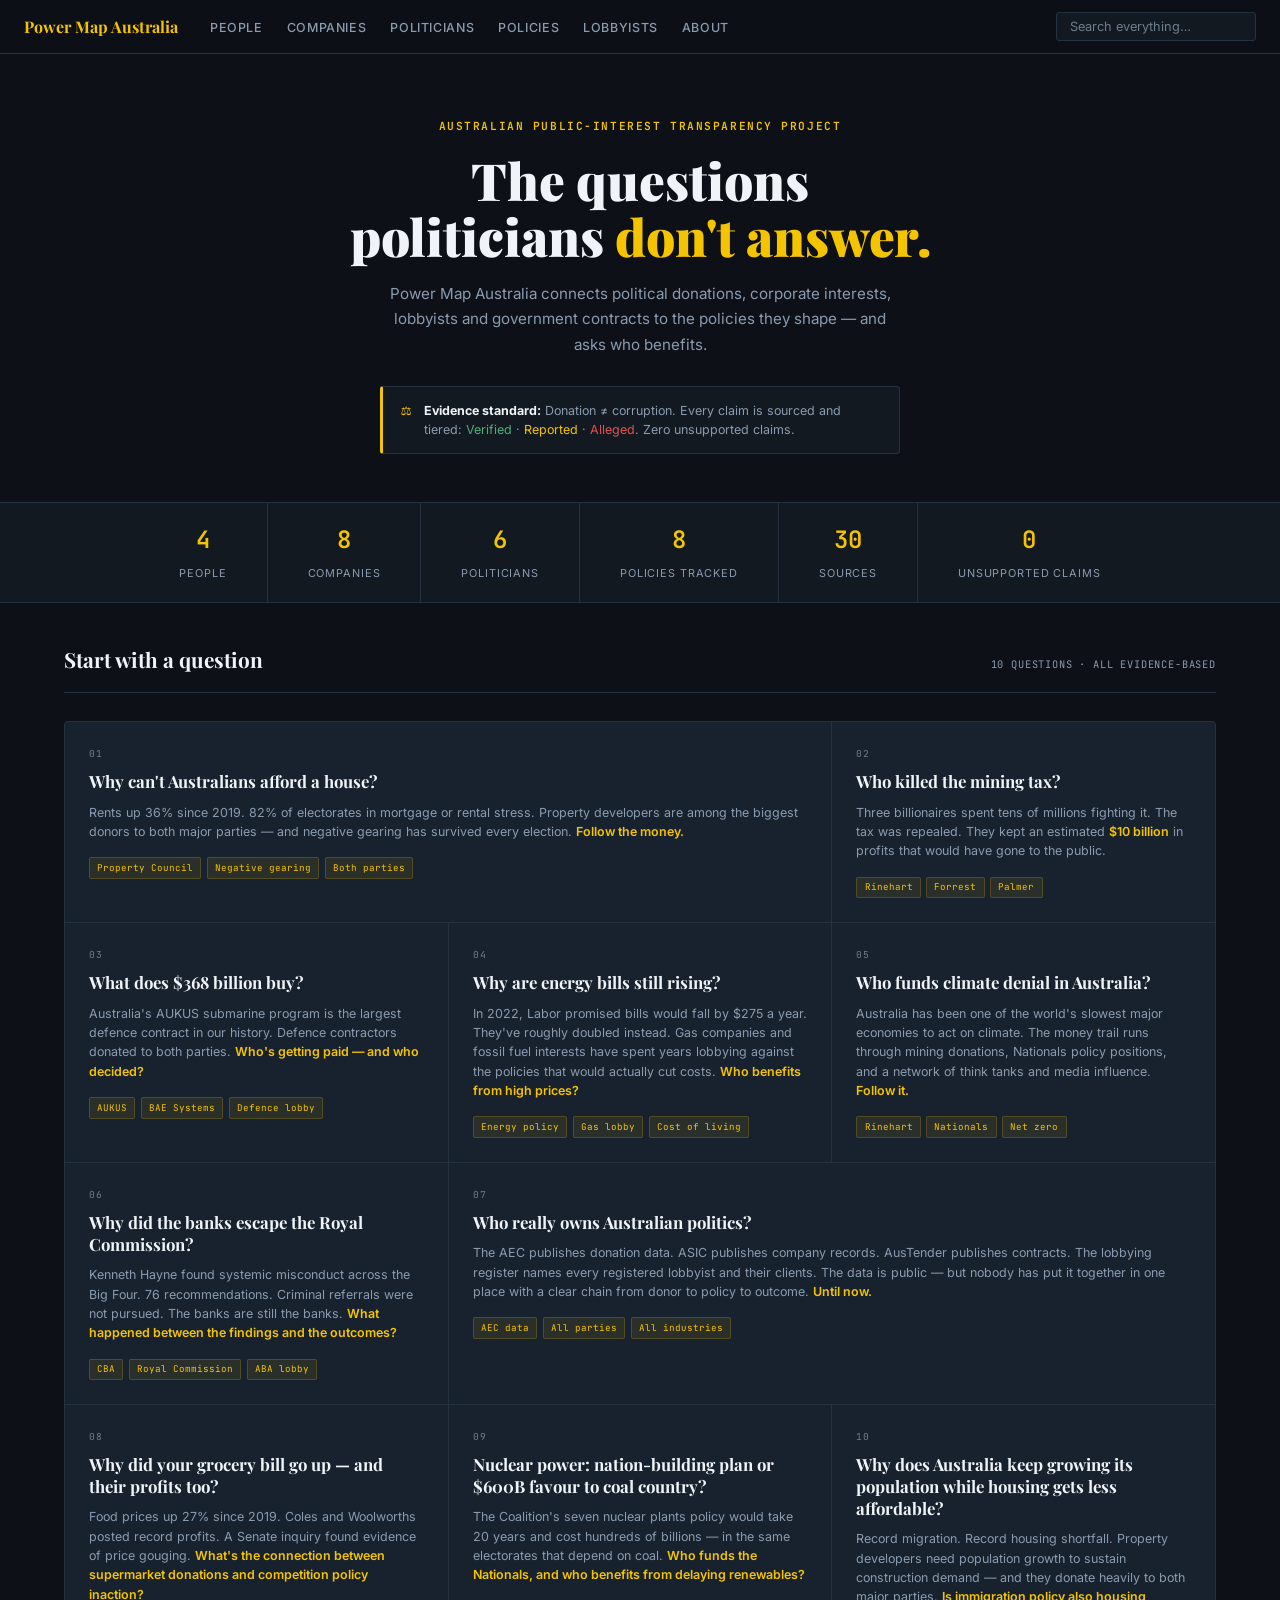
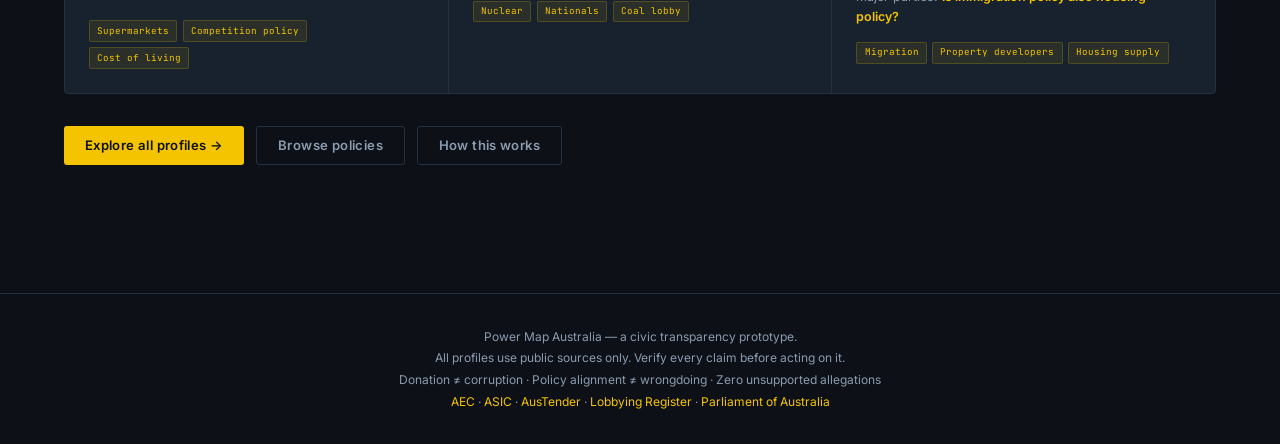
<file: index.html>
<!DOCTYPE html>
<html lang="en">
<head>
<meta charset="UTF-8" />
<meta name="viewport" content="width=device-width, initial-scale=1.0" />
<meta name="description" content="Mapping Australian political donations, corporate interests, policy alignment and public benefit. An honest, evidence-based transparency project." />
<title>Power Map Australia</title>
<link rel="preconnect" href="https://fonts.googleapis.com" />
<link rel="preconnect" href="https://fonts.gstatic.com" crossorigin />
<link href="https://fonts.googleapis.com/css2?family=Playfair+Display:wght@700;900&family=Inter:wght@300;400;500;600&family=JetBrains+Mono:wght@400;600&display=swap" rel="stylesheet" />
<style>
*,*::before,*::after{box-sizing:border-box;margin:0;padding:0}
:root{
  --ink:#0D1117;--surface:#131920;--card:#18222E;--card2:#1C2A38;
  --border:#243141;--border2:#2E3F52;
  --text:#F0F4F8;--muted:#8A9BB0;--muted2:#6B7D90;
  --gold:#F5C400;--gold2:#C49B00;
  --blue:#4A9EE8;--green:#4CAF7D;--red:#E05252;--orange:#E8843A;
  --serif:'Playfair Display',Georgia,serif;
  --sans:'Inter',system-ui,sans-serif;
  --mono:'JetBrains Mono',monospace;
}
html{scroll-behavior:smooth}
body{background:var(--ink);color:var(--text);font-family:var(--sans);font-size:16px;line-height:1.6;-webkit-font-smoothing:antialiased}

/* NAV */
nav{position:sticky;top:0;z-index:100;background:rgba(13,17,23,0.97);backdrop-filter:blur(12px);border-bottom:1px solid var(--border);height:54px;display:flex;align-items:center;padding:0 1.5rem;gap:2rem}
.nav-logo{font-family:var(--serif);font-size:1rem;font-weight:700;color:var(--gold);text-decoration:none;white-space:nowrap}
.nav-links{display:flex;gap:1.5rem;list-style:none;flex:1}
.nav-links a{color:var(--muted);text-decoration:none;font-size:0.78rem;font-weight:500;letter-spacing:0.05em;text-transform:uppercase;transition:color 0.2s}
.nav-links a:hover,.nav-links a.active{color:var(--text)}
.nav-search{background:var(--surface);border:1px solid var(--border);color:var(--text);padding:0.4rem 0.8rem;font-size:0.8rem;font-family:var(--sans);border-radius:3px;width:200px}
.nav-search::placeholder{color:var(--muted2)}
.nav-search:focus{outline:none;border-color:var(--gold)}

/* HERO */
.hero{padding:4rem 1.5rem 3rem;max-width:760px;margin:0 auto;text-align:center}
.eyebrow{font-family:var(--mono);font-size:0.7rem;font-weight:600;letter-spacing:0.14em;text-transform:uppercase;color:var(--gold);margin-bottom:1rem;display:block}
.hero h1{font-family:var(--serif);font-size:clamp(2rem,5vw,3.2rem);font-weight:900;line-height:1.1;margin-bottom:1rem}
.hero h1 em{font-style:normal;color:var(--gold)}
.hero-sub{font-size:0.95rem;color:var(--muted);max-width:520px;margin:0 auto 1.75rem;line-height:1.7}
.btn{display:inline-flex;align-items:center;gap:0.4rem;padding:0.65rem 1.3rem;font-size:0.82rem;font-weight:600;border-radius:3px;text-decoration:none;cursor:pointer;border:none;transition:all 0.2s;font-family:var(--sans);letter-spacing:0.03em}
.btn-primary{background:var(--gold);color:var(--ink)}
.btn-primary:hover{background:#ffd600}
.btn-ghost{background:transparent;color:var(--muted);border:1px solid var(--border)}
.btn-ghost:hover{color:var(--text);border-color:var(--muted)}
.evidence-note{display:inline-flex;align-items:flex-start;gap:0.75rem;background:var(--surface);border:1px solid var(--border);border-left:3px solid var(--gold);padding:0.85rem 1.1rem;border-radius:3px;font-size:0.78rem;color:var(--muted);line-height:1.55;text-align:left;max-width:520px;margin:0 auto}

/* QUESTIONS SECTION */
.questions-wrap{max-width:1200px;margin:0 auto;padding:2.5rem 1.5rem 4rem}
.questions-header{display:flex;align-items:baseline;justify-content:space-between;gap:1rem;margin-bottom:1.75rem;padding-bottom:1rem;border-bottom:1px solid var(--border)}
.questions-title{font-family:var(--serif);font-size:1.3rem;font-weight:700;color:var(--text)}
.questions-meta{font-family:var(--mono);font-size:0.65rem;color:var(--muted);letter-spacing:0.08em;text-transform:uppercase}
.questions-grid{display:grid;grid-template-columns:repeat(auto-fill,minmax(340px,1fr));gap:1px;background:var(--border);border:1px solid var(--border);border-radius:4px;overflow:hidden}
.q-card{background:var(--card);padding:1.5rem;cursor:pointer;transition:background 0.2s;position:relative;display:flex;flex-direction:column;gap:0.6rem}
.q-card:hover{background:var(--card2)}
.q-card:hover .q-arrow{opacity:1;transform:translateX(0)}
.q-num{font-family:var(--mono);font-size:0.6rem;color:var(--muted2);letter-spacing:0.1em}
.q-question{font-family:var(--serif);font-size:1.05rem;font-weight:700;line-height:1.3;color:var(--text)}
.q-teaser{font-size:0.78rem;color:var(--muted);line-height:1.55}
.q-teaser strong{color:var(--gold);font-weight:600}
.q-footer{display:flex;align-items:center;justify-content:space-between;margin-top:0.4rem}
.q-tags{display:flex;gap:0.35rem;flex-wrap:wrap}
.q-tag{font-family:var(--mono);font-size:0.58rem;padding:0.15rem 0.45rem;border-radius:2px;background:rgba(245,196,0,0.08);color:var(--gold);border:1px solid rgba(245,196,0,0.2)}
.q-arrow{font-size:0.8rem;color:var(--gold);opacity:0;transform:translateX(-4px);transition:all 0.2s;flex-shrink:0}
.q-card-featured{grid-column:span 2}
@media(max-width:700px){.q-card-featured{grid-column:span 1}}

/* STATS */
.stats-row{background:var(--surface);border-top:1px solid var(--border);border-bottom:1px solid var(--border);display:flex;justify-content:center;flex-wrap:wrap;gap:0}
.stat{padding:1.1rem 2.5rem;text-align:center;border-right:1px solid var(--border)}
.stat:last-child{border-right:none}
.stat-n{font-family:var(--mono);font-size:1.5rem;font-weight:600;color:var(--gold);display:block}
.stat-l{font-size:0.68rem;color:var(--muted);letter-spacing:0.08em;text-transform:uppercase}

/* TABS */
.tabs-wrap{background:var(--surface);border-bottom:1px solid var(--border);position:sticky;top:54px;z-index:90}
.tabs{display:flex;max-width:1200px;margin:0 auto;padding:0 1.5rem;overflow-x:auto}
.tab{padding:0.85rem 1.25rem;font-size:0.8rem;font-weight:600;letter-spacing:0.04em;color:var(--muted);cursor:pointer;border-bottom:2px solid transparent;white-space:nowrap;transition:all 0.2s;background:none;border-top:none;border-left:none;border-right:none;font-family:var(--sans)}
.tab:hover{color:var(--text)}
.tab.active{color:var(--gold);border-bottom-color:var(--gold)}

/* MAIN CONTENT */
.main{max-width:1200px;margin:0 auto;padding:2rem 1.5rem}

/* PANEL */
.panel{display:none}
.panel.active{display:block}

/* SEARCH + FILTERS */
.filters-row{display:flex;gap:0.6rem;flex-wrap:wrap;margin-bottom:1.5rem;align-items:center}
.f-search{background:var(--card);border:1px solid var(--border);color:var(--text);padding:0.55rem 0.9rem;font-size:0.82rem;font-family:var(--sans);border-radius:3px;min-width:200px;flex:1}
.f-search::placeholder{color:var(--muted2)}
.f-search:focus{outline:none;border-color:var(--gold)}
.f-select{background:var(--card);border:1px solid var(--border);color:var(--text);padding:0.55rem 2rem 0.55rem 0.9rem;font-size:0.82rem;font-family:var(--sans);border-radius:3px;appearance:none;cursor:pointer;background-image:url("data:image/svg+xml,%3Csvg xmlns='http://www.w3.org/2000/svg' width='10' height='7' viewBox='0 0 10 7'%3E%3Cpath d='M1 1l4 4 4-4' stroke='%238A9BB0' stroke-width='1.5' fill='none' stroke-linecap='round'/%3E%3C/svg%3E");background-repeat:no-repeat;background-position:right 0.6rem center}
.f-select:focus{outline:none;border-color:var(--gold)}
.f-reset{background:transparent;border:1px solid var(--border);color:var(--muted);padding:0.55rem 0.9rem;font-size:0.78rem;font-family:var(--sans);border-radius:3px;cursor:pointer}
.f-reset:hover{color:var(--text);border-color:var(--muted)}
.results-count{font-family:var(--mono);font-size:0.7rem;color:var(--muted);margin-left:auto}

/* CARDS GRID */
.cards-grid{display:grid;grid-template-columns:repeat(auto-fill,minmax(320px,1fr));gap:1rem}

/* CARD */
.card{background:var(--card);border:1px solid var(--border);border-radius:4px;padding:1.35rem;cursor:pointer;transition:border-color 0.2s,transform 0.15s;position:relative;overflow:hidden}
.card::after{content:'';position:absolute;top:0;left:0;right:0;height:2px;background:var(--gold);transform:scaleX(0);transform-origin:left;transition:transform 0.25s}
.card:hover{border-color:var(--border2);transform:translateY(-2px)}
.card:hover::after{transform:scaleX(1)}
.card-top{display:flex;justify-content:space-between;align-items:flex-start;gap:0.5rem;margin-bottom:0.4rem}
.card-name{font-family:var(--serif);font-size:1rem;font-weight:700;line-height:1.25;color:var(--text)}
.card-sub{font-family:var(--mono);font-size:0.65rem;color:var(--muted);margin-bottom:0.6rem}
.card-summary{font-size:0.8rem;color:var(--muted);line-height:1.55;margin-bottom:0.8rem;display:-webkit-box;-webkit-line-clamp:3;-webkit-box-orient:vertical;overflow:hidden}
.tags{display:flex;flex-wrap:wrap;gap:0.35rem;margin-bottom:0.8rem}
.tag{font-size:0.65rem;padding:0.18rem 0.5rem;border-radius:2px;font-weight:500;white-space:nowrap}
.tag-ind{background:rgba(74,158,232,0.1);color:var(--blue);border:1px solid rgba(74,158,232,0.25)}
.tag-party{background:rgba(76,175,125,0.1);color:var(--green);border:1px solid rgba(76,175,125,0.25)}
.tag-policy{background:rgba(232,132,58,0.1);color:var(--orange);border:1px solid rgba(232,132,58,0.2)}
.tag-status-v{background:rgba(76,175,125,0.1);color:var(--green);border:1px solid rgba(76,175,125,0.25)}
.tag-status-r{background:rgba(245,196,0,0.1);color:var(--gold);border:1px solid rgba(245,196,0,0.25)}
.tag-status-a{background:rgba(224,82,82,0.1);color:var(--red);border:1px solid rgba(224,82,82,0.25)}

/* POWER BAR */
.pbar-wrap{margin-top:0.5rem}
.pbar-labels{display:flex;justify-content:space-between;font-family:var(--mono);font-size:0.6rem;color:var(--muted);margin-bottom:0.25rem}
.pbar{height:4px;background:var(--border);border-radius:2px;display:flex;overflow:hidden}
.pbar-b{background:var(--green)}
.pbar-c{background:var(--red)}

/* CARD FOOTER */
.card-foot{display:flex;justify-content:space-between;align-items:center;padding-top:0.65rem;border-top:1px solid var(--border);margin-top:0.65rem;font-size:0.7rem}
.card-foot-meta{font-family:var(--mono);color:var(--muted)}
.card-link{color:var(--gold);font-weight:600;font-size:0.7rem}

/* BADGE */
.badge{font-family:var(--mono);font-size:0.6rem;font-weight:600;letter-spacing:0.06em;text-transform:uppercase;padding:0.2rem 0.5rem;border-radius:2px;white-space:nowrap;flex-shrink:0}
.badge-high{background:rgba(224,82,82,0.12);color:var(--red);border:1px solid rgba(224,82,82,0.3)}
.badge-med{background:rgba(245,196,0,0.1);color:var(--gold);border:1px solid rgba(245,196,0,0.25)}
.badge-low{background:rgba(76,175,125,0.1);color:var(--green);border:1px solid rgba(76,175,125,0.25)}
.badge-v{background:rgba(76,175,125,0.1);color:var(--green);border:1px solid rgba(76,175,125,0.25)}
.badge-r{background:rgba(245,196,0,0.1);color:var(--gold);border:1px solid rgba(245,196,0,0.25)}
.badge-a{background:rgba(224,82,82,0.1);color:var(--red);border:1px solid rgba(224,82,82,0.25)}

/* EMPTY */
.empty{text-align:center;padding:3rem;color:var(--muted);font-size:0.9rem}

/* MODAL */
.overlay{display:none;position:fixed;inset:0;background:rgba(0,0,0,0.8);z-index:200;overflow-y:auto;padding:2rem 1rem}
.overlay.open{display:flex;align-items:flex-start;justify-content:center}
.modal{background:var(--card);border:1px solid var(--border);border-radius:6px;max-width:800px;width:100%;position:relative;overflow:hidden}
.modal-header{background:var(--surface);padding:2rem 2rem 1.5rem;border-bottom:1px solid var(--border)}
.modal-close{position:absolute;top:1rem;right:1rem;background:transparent;border:1px solid var(--border);color:var(--muted);width:30px;height:30px;border-radius:3px;cursor:pointer;font-size:0.9rem;display:flex;align-items:center;justify-content:center}
.modal-close:hover{color:var(--text);border-color:var(--muted)}
.modal-eyebrow{font-family:var(--mono);font-size:0.65rem;color:var(--gold);letter-spacing:0.12em;text-transform:uppercase;margin-bottom:0.4rem}
.modal-title{font-family:var(--serif);font-size:1.6rem;font-weight:700;margin-bottom:0.4rem}
.modal-sub{font-family:var(--mono);font-size:0.7rem;color:var(--muted);margin-bottom:0.75rem}
.modal-body{padding:1.75rem 2rem}
.modal-summary{font-size:0.88rem;color:var(--muted);line-height:1.7;margin-bottom:1.5rem;padding-bottom:1.5rem;border-bottom:1px solid var(--border)}
.m2{display:grid;grid-template-columns:1fr 1fr;gap:1.25rem;margin-bottom:1.5rem}
@media(max-width:560px){.m2{grid-template-columns:1fr}}
.msec-title{font-family:var(--mono);font-size:0.63rem;letter-spacing:0.12em;text-transform:uppercase;color:var(--gold);margin-bottom:0.6rem}
.mlist{list-style:none}
.mlist li{font-size:0.8rem;color:var(--muted);padding:0.28rem 0 0.28rem 1rem;border-bottom:1px solid rgba(36,49,65,0.5);position:relative}
.mlist li::before{position:absolute;left:0;color:var(--border)}
.mlist.benefit li::before{content:'+';color:var(--green)}
.mlist.cost li::before{content:'−';color:var(--red)}
.mlist.neutral li::before{content:'–'}
.chain{background:var(--surface);border:1px solid var(--border);border-radius:4px;padding:1.25rem;margin-bottom:1.5rem}
.chain-title{font-family:var(--mono);font-size:0.63rem;letter-spacing:0.12em;text-transform:uppercase;color:var(--gold);margin-bottom:1rem}
.chain-row{display:flex;align-items:center;gap:0.5rem;flex-wrap:wrap;font-size:0.78rem}
.chain-node{background:var(--card2);border:1px solid var(--border);padding:0.35rem 0.7rem;border-radius:3px;color:var(--text);font-family:var(--mono);font-size:0.7rem;cursor:pointer;transition:border-color 0.2s}
.chain-node:hover{border-color:var(--gold);color:var(--gold)}
.chain-arrow{color:var(--muted);font-size:0.8rem}
.pbar-modal{height:8px;border-radius:3px;background:var(--border);overflow:hidden;display:flex;margin-top:0.4rem}
.pbar-labels-modal{display:flex;justify-content:space-between;font-family:var(--mono);font-size:0.62rem;color:var(--muted)}
.verify-box{background:var(--surface);border:1px dashed var(--border2);border-radius:3px;padding:1rem 1.1rem;margin-bottom:1.5rem}
.verify-label{font-family:var(--mono);font-size:0.62rem;color:var(--gold);letter-spacing:0.1em;text-transform:uppercase;margin-bottom:0.4rem}
.verify-text{font-size:0.78rem;color:var(--muted);line-height:1.55}
.verify-text a{color:var(--gold)}
.src-list{display:flex;flex-direction:column;gap:0}
.src-link{display:flex;align-items:center;justify-content:space-between;font-size:0.78rem;color:var(--blue);text-decoration:none;padding:0.45rem 0;border-bottom:1px solid var(--border)}
.src-link:hover{color:var(--gold)}
.src-tier{font-family:var(--mono);font-size:0.6rem;margin-left:0.5rem}

/* POLICY OUTCOME */
.outcome-box{background:var(--surface);border-left:3px solid var(--gold);padding:1rem 1.1rem;border-radius:0 3px 3px 0;margin-bottom:1.5rem}
.outcome-label{font-family:var(--mono);font-size:0.62rem;color:var(--gold);letter-spacing:0.1em;text-transform:uppercase;margin-bottom:0.3rem}
.outcome-text{font-size:0.82rem;color:var(--text);line-height:1.6}

/* GLOBAL SEARCH RESULTS */
.global-results{background:var(--card);border:1px solid var(--border);border-radius:4px;margin-top:1rem}
.gr-section{border-bottom:1px solid var(--border);padding:1rem 1.25rem}
.gr-section:last-child{border-bottom:none}
.gr-label{font-family:var(--mono);font-size:0.62rem;color:var(--gold);letter-spacing:0.1em;text-transform:uppercase;margin-bottom:0.75rem}
.gr-item{padding:0.5rem 0;border-bottom:1px solid var(--border);cursor:pointer;display:flex;align-items:center;gap:0.75rem}
.gr-item:last-child{border-bottom:none}
.gr-item:hover .gr-name{color:var(--gold)}
.gr-name{font-size:0.85rem;font-weight:600;transition:color 0.2s}
.gr-meta{font-size:0.72rem;color:var(--muted);font-family:var(--mono)}
.gr-type{font-family:var(--mono);font-size:0.6rem;padding:0.15rem 0.45rem;border-radius:2px;background:var(--surface);color:var(--muted);border:1px solid var(--border);white-space:nowrap}

/* QUESTION RELATED CARDS */
.q-related-card{background:var(--surface);border:1px solid var(--border);border-radius:3px;padding:0.65rem 1rem;font-size:0.82rem;color:var(--text);cursor:pointer;transition:border-color 0.2s;display:flex;justify-content:space-between;align-items:center}
.q-related-card:hover{border-color:var(--gold);color:var(--gold)}

/* MOBILE NAV */
.nav-menu-btn{display:none;background:transparent;border:1px solid var(--border);color:var(--muted);padding:0.35rem 0.7rem;border-radius:3px;cursor:pointer;font-size:0.8rem;font-family:var(--sans)}
.nav-menu-btn:hover{color:var(--text)}
@media(max-width:768px){
  .nav-links{display:none;position:absolute;top:54px;left:0;right:0;background:rgba(13,17,23,0.98);border-bottom:1px solid var(--border);flex-direction:column;padding:0.75rem 1.5rem;gap:0;z-index:99}
  .nav-links.open{display:flex}
  .nav-links li{border-bottom:1px solid var(--border)}
  .nav-links a{display:block;padding:0.65rem 0;font-size:0.85rem}
  .nav-menu-btn{display:block}
  .nav-search{width:140px}
}
.tier-item{display:flex;align-items:center;gap:0.4rem;font-size:0.72rem;color:var(--muted)}
.tier-dot{width:8px;height:8px;border-radius:50%;flex-shrink:0}

/* ABOUT PANEL */
.about-grid{display:grid;grid-template-columns:repeat(auto-fill,minmax(260px,1fr));gap:1rem;margin-bottom:2rem}
.about-card{background:var(--card);border:1px solid var(--border);border-radius:4px;padding:1.35rem}
.about-card h3{font-family:var(--serif);font-size:1rem;font-weight:700;margin-bottom:0.5rem}
.about-card p{font-size:0.8rem;color:var(--muted);line-height:1.6}
.db-table{width:100%;border-collapse:collapse;font-size:0.82rem;margin-bottom:2rem}
.db-table th{text-align:left;padding:0.6rem 0.75rem;border-bottom:2px solid var(--border);font-family:var(--mono);font-size:0.65rem;color:var(--gold);letter-spacing:0.08em;text-transform:uppercase}
.db-table td{padding:0.6rem 0.75rem;border-bottom:1px solid var(--border);color:var(--muted)}
.db-table tr:hover td{color:var(--text)}

/* FOOTER */
footer{border-top:1px solid var(--border);padding:2rem 1.5rem;text-align:center;margin-top:4rem}
footer p{font-size:0.75rem;color:var(--muted);line-height:1.8}
footer a{color:var(--gold);text-decoration:none}

@media(max-width:640px){
  nav{gap:1rem}.nav-links{display:none}
  .hero{padding:3rem 1rem 2.5rem}
  .main{padding:1.5rem 1rem}
  .cards-grid{grid-template-columns:1fr}
  .stat{padding:0.8rem 1.25rem}
  .modal-body,.modal-header{padding:1.25rem}
}
</style>
</head>
<body>

<nav>
  <a href="#" class="nav-logo" onclick="showPanel('home');return false">Power Map Australia</a>
  <button class="nav-menu-btn" id="nav-menu-btn" onclick="toggleMobileNav()">☰ Menu</button>
  <ul class="nav-links" id="nav-links">
    <li><a href="#" onclick="showPanel('people');closeMobileNav();return false">People</a></li>
    <li><a href="#" onclick="showPanel('companies');closeMobileNav();return false">Companies</a></li>
    <li><a href="#" onclick="showPanel('politicians');closeMobileNav();return false">Politicians</a></li>
    <li><a href="#" onclick="showPanel('policies');closeMobileNav();return false">Policies</a></li>
    <li><a href="#" onclick="showPanel('lobbyists');closeMobileNav();return false">Lobbyists</a></li>
    <li><a href="#" onclick="showPanel('about');closeMobileNav();return false">About</a></li>
  </ul>
  <input class="nav-search" type="search" id="nav-search" placeholder="Search everything…" />
</nav>

<!-- HOME -->
<div id="panel-home">
  <header class="hero">
    <span class="eyebrow">Australian public-interest transparency project</span>
    <h1>The questions<br>politicians <em>don't answer.</em></h1>
    <p class="hero-sub">Power Map Australia connects political donations, corporate interests, lobbyists and government contracts to the policies they shape — and asks who benefits.</p>
    <div class="evidence-note">
      <span style="color:var(--gold);flex-shrink:0">⚖</span>
      <span><strong style="color:var(--text)">Evidence standard:</strong> Donation ≠ corruption. Every claim is sourced and tiered: <span style="color:var(--green)">Verified</span> · <span style="color:var(--gold)">Reported</span> · <span style="color:var(--red)">Alleged</span>. Zero unsupported claims.</span>
    </div>
  </header>

  <div class="stats-row">
    <div class="stat"><span class="stat-n" id="s-people">0</span><span class="stat-l">People</span></div>
    <div class="stat"><span class="stat-n" id="s-companies">0</span><span class="stat-l">Companies</span></div>
    <div class="stat"><span class="stat-n" id="s-politicians">0</span><span class="stat-l">Politicians</span></div>
    <div class="stat"><span class="stat-n" id="s-policies">0</span><span class="stat-l">Policies tracked</span></div>
    <div class="stat"><span class="stat-n" id="s-sources">0</span><span class="stat-l">Sources</span></div>
    <div class="stat"><span class="stat-n">0</span><span class="stat-l">Unsupported claims</span></div>
  </div>

  <!-- 10 QUESTIONS -->
  <div class="questions-wrap">
    <div class="questions-header">
      <h2 class="questions-title">Start with a question</h2>
      <span class="questions-meta">10 questions · all evidence-based</span>
    </div>
    <div class="questions-grid">

      <div class="q-card q-card-featured" onclick="openQuestion('housing')">
        <span class="q-num">01</span>
        <p class="q-question">Why can't Australians afford a house?</p>
        <p class="q-teaser">Rents up 36% since 2019. 82% of electorates in mortgage or rental stress. Property developers are among the biggest donors to both major parties — and negative gearing has survived every election. <strong>Follow the money.</strong></p>
        <div class="q-footer">
          <div class="q-tags"><span class="q-tag">Property Council</span><span class="q-tag">Negative gearing</span><span class="q-tag">Both parties</span></div>
          <span class="q-arrow">→</span>
        </div>
      </div>

      <div class="q-card" onclick="openQuestion('mining-tax')">
        <span class="q-num">02</span>
        <p class="q-question">Who killed the mining tax?</p>
        <p class="q-teaser">Three billionaires spent tens of millions fighting it. The tax was repealed. They kept an estimated <strong>$10 billion</strong> in profits that would have gone to the public.</p>
        <div class="q-footer">
          <div class="q-tags"><span class="q-tag">Rinehart</span><span class="q-tag">Forrest</span><span class="q-tag">Palmer</span></div>
          <span class="q-arrow">→</span>
        </div>
      </div>

      <div class="q-card" onclick="openQuestion('defence')">
        <span class="q-num">03</span>
        <p class="q-question">What does $368 billion buy?</p>
        <p class="q-teaser">Australia's AUKUS submarine program is the largest defence contract in our history. Defence contractors donated to both parties. <strong>Who's getting paid — and who decided?</strong></p>
        <div class="q-footer">
          <div class="q-tags"><span class="q-tag">AUKUS</span><span class="q-tag">BAE Systems</span><span class="q-tag">Defence lobby</span></div>
          <span class="q-arrow">→</span>
        </div>
      </div>

      <div class="q-card" onclick="openQuestion('energy')">
        <span class="q-num">04</span>
        <p class="q-question">Why are energy bills still rising?</p>
        <p class="q-teaser">In 2022, Labor promised bills would fall by $275 a year. They've roughly doubled instead. Gas companies and fossil fuel interests have spent years lobbying against the policies that would actually cut costs. <strong>Who benefits from high prices?</strong></p>
        <div class="q-footer">
          <div class="q-tags"><span class="q-tag">Energy policy</span><span class="q-tag">Gas lobby</span><span class="q-tag">Cost of living</span></div>
          <span class="q-arrow">→</span>
        </div>
      </div>

      <div class="q-card" onclick="openQuestion('climate')">
        <span class="q-num">05</span>
        <p class="q-question">Who funds climate denial in Australia?</p>
        <p class="q-teaser">Australia has been one of the world's slowest major economies to act on climate. The money trail runs through mining donations, Nationals policy positions, and a network of think tanks and media influence. <strong>Follow it.</strong></p>
        <div class="q-footer">
          <div class="q-tags"><span class="q-tag">Rinehart</span><span class="q-tag">Nationals</span><span class="q-tag">Net zero</span></div>
          <span class="q-arrow">→</span>
        </div>
      </div>

      <div class="q-card" onclick="openQuestion('banking')">
        <span class="q-num">06</span>
        <p class="q-question">Why did the banks escape the Royal Commission?</p>
        <p class="q-teaser">Kenneth Hayne found systemic misconduct across the Big Four. 76 recommendations. Criminal referrals were not pursued. The banks are still the banks. <strong>What happened between the findings and the outcomes?</strong></p>
        <div class="q-footer">
          <div class="q-tags"><span class="q-tag">CBA</span><span class="q-tag">Royal Commission</span><span class="q-tag">ABA lobby</span></div>
          <span class="q-arrow">→</span>
        </div>
      </div>

      <div class="q-card q-card-featured" onclick="openQuestion('who-owns')">
        <span class="q-num">07</span>
        <p class="q-question">Who really owns Australian politics?</p>
        <p class="q-teaser">The AEC publishes donation data. ASIC publishes company records. AusTender publishes contracts. The lobbying register names every registered lobbyist and their clients. The data is public — but nobody has put it together in one place with a clear chain from donor to policy to outcome. <strong>Until now.</strong></p>
        <div class="q-footer">
          <div class="q-tags"><span class="q-tag">AEC data</span><span class="q-tag">All parties</span><span class="q-tag">All industries</span></div>
          <span class="q-arrow">→</span>
        </div>
      </div>

      <div class="q-card" onclick="openQuestion('supermarkets')">
        <span class="q-num">08</span>
        <p class="q-question">Why did your grocery bill go up — and their profits too?</p>
        <p class="q-teaser">Food prices up 27% since 2019. Coles and Woolworths posted record profits. A Senate inquiry found evidence of price gouging. <strong>What's the connection between supermarket donations and competition policy inaction?</strong></p>
        <div class="q-footer">
          <div class="q-tags"><span class="q-tag">Supermarkets</span><span class="q-tag">Competition policy</span><span class="q-tag">Cost of living</span></div>
          <span class="q-arrow">→</span>
        </div>
      </div>

      <div class="q-card" onclick="openQuestion('nuclear')">
        <span class="q-num">09</span>
        <p class="q-question">Nuclear power: nation-building plan or $600B favour to coal country?</p>
        <p class="q-teaser">The Coalition's seven nuclear plants policy would take 20 years and cost hundreds of billions — in the same electorates that depend on coal. <strong>Who funds the Nationals, and who benefits from delaying renewables?</strong></p>
        <div class="q-footer">
          <div class="q-tags"><span class="q-tag">Nuclear</span><span class="q-tag">Nationals</span><span class="q-tag">Coal lobby</span></div>
          <span class="q-arrow">→</span>
        </div>
      </div>

      <div class="q-card" onclick="openQuestion('population')">
        <span class="q-num">10</span>
        <p class="q-question">Why does Australia keep growing its population while housing gets less affordable?</p>
        <p class="q-teaser">Record migration. Record housing shortfall. Property developers need population growth to sustain construction demand — and they donate heavily to both major parties. <strong>Is immigration policy also housing policy?</strong></p>
        <div class="q-footer">
          <div class="q-tags"><span class="q-tag">Migration</span><span class="q-tag">Property developers</span><span class="q-tag">Housing supply</span></div>
          <span class="q-arrow">→</span>
        </div>
      </div>

    </div>

    <div style="margin-top:2rem;display:flex;gap:0.75rem;flex-wrap:wrap">
      <button class="btn btn-primary" onclick="showPanel('people')">Explore all profiles →</button>
      <button class="btn btn-ghost" onclick="showPanel('policies')">Browse policies</button>
      <button class="btn btn-ghost" onclick="showPanel('about')">How this works</button>
    </div>
  </div>

  <!-- Global search results -->
  <div class="main" id="global-search-results" style="display:none">
    <div id="global-results-inner"></div>
  </div>
</div>

<!-- TABS + PANELS -->
<div id="panel-explorer" style="display:none">
  <div class="tabs-wrap">
    <div class="tabs">
      <button class="tab active" data-tab="people" onclick="switchTab('people')">People</button>
      <button class="tab" data-tab="companies" onclick="switchTab('companies')">Companies</button>
      <button class="tab" data-tab="politicians" onclick="switchTab('politicians')">Politicians</button>
      <button class="tab" data-tab="policies" onclick="switchTab('policies')">Policies</button>
      <button class="tab" data-tab="lobbyists" onclick="switchTab('lobbyists')">Lobbyists</button>
      <button class="tab" data-tab="contracts" onclick="switchTab('contracts')">Contracts</button>
    </div>
  </div>
  <div class="main">

    <!-- PEOPLE -->
    <div id="tab-people" class="panel active">
      <div class="filters-row">
        <input class="f-search" type="search" placeholder="Search people…" oninput="filterCards('people',this.value)" />
        <select class="f-select" onchange="filterCards('people','',{industry:this.value})"><option value="">All industries</option></select>
        <select class="f-select" onchange="filterCards('people','',{party:this.value})"><option value="">All parties</option></select>
        <button class="f-reset" onclick="resetFilter('people')">Reset</button>
        <span class="results-count" id="count-people"></span>
      </div>
      <div class="cards-grid" id="cards-people"></div>
      <div class="empty" id="empty-people" style="display:none">No matches found.</div>
    </div>

    <!-- COMPANIES -->
    <div id="tab-companies" class="panel">
      <div class="filters-row">
        <input class="f-search" type="search" placeholder="Search companies…" oninput="filterCards('companies',this.value)" />
        <select class="f-select" onchange="filterCards('companies','',{industry:this.value})"><option value="">All industries</option></select>
        <button class="f-reset" onclick="resetFilter('companies')">Reset</button>
        <span class="results-count" id="count-companies"></span>
      </div>
      <div class="cards-grid" id="cards-companies"></div>
      <div class="empty" id="empty-companies" style="display:none">No matches found.</div>
    </div>

    <!-- POLITICIANS -->
    <div id="tab-politicians" class="panel">
      <div class="filters-row">
        <input class="f-search" type="search" placeholder="Search politicians…" oninput="filterCards('politicians',this.value)" />
        <select class="f-select" onchange="filterCards('politicians','',{party:this.value})"><option value="">All parties</option></select>
        <button class="f-reset" onclick="resetFilter('politicians')">Reset</button>
        <span class="results-count" id="count-politicians"></span>
      </div>
      <div class="cards-grid" id="cards-politicians"></div>
      <div class="empty" id="empty-politicians" style="display:none">No matches found.</div>
    </div>

    <!-- POLICIES -->
    <div id="tab-policies" class="panel">
      <div class="filters-row">
        <input class="f-search" type="search" placeholder="Search policies…" oninput="filterCards('policies',this.value)" />
        <select class="f-select" onchange="filterCards('policies','',{area:this.value})"><option value="">All areas</option></select>
        <select class="f-select" onchange="filterCards('policies','',{status:this.value})"><option value="">All statuses</option></select>
        <button class="f-reset" onclick="resetFilter('policies')">Reset</button>
        <span class="results-count" id="count-policies"></span>
      </div>
      <div class="cards-grid" id="cards-policies"></div>
      <div class="empty" id="empty-policies" style="display:none">No matches found.</div>
    </div>

    <!-- LOBBYISTS -->
    <div id="tab-lobbyists" class="panel">
      <div class="filters-row">
        <input class="f-search" type="search" placeholder="Search lobbyists…" oninput="filterCards('lobbyists',this.value)" />
        <button class="f-reset" onclick="resetFilter('lobbyists')">Reset</button>
        <span class="results-count" id="count-lobbyists"></span>
      </div>
      <div class="cards-grid" id="cards-lobbyists"></div>
      <div class="empty" id="empty-lobbyists" style="display:none">No matches found.</div>
    </div>

    <!-- CONTRACTS -->
    <div id="tab-contracts" class="panel">
      <div class="filters-row">
        <input class="f-search" type="search" placeholder="Search contracts…" oninput="filterCards('contracts',this.value)" />
        <button class="f-reset" onclick="resetFilter('contracts')">Reset</button>
        <span class="results-count" id="count-contracts"></span>
      </div>
      <div class="cards-grid" id="cards-contracts"></div>
      <div class="empty" id="empty-contracts" style="display:none">No matches found.</div>
    </div>

  </div>
</div>

<!-- ABOUT PANEL -->
<div id="panel-about" style="display:none">
  <div class="main">
    <div style="max-width:760px;margin-bottom:2.5rem">
      <span class="eyebrow" style="text-align:left;display:block;margin-bottom:0.75rem">About this project</span>
      <h2 style="font-family:var(--serif);font-size:2rem;font-weight:700;margin-bottom:1rem">Honest, evidence-based, transparent</h2>
      <p style="color:var(--muted);line-height:1.75;margin-bottom:1rem;font-size:0.9rem">The gap in Australian transparency isn't the data — the AEC publishes donations, AusTender publishes contracts, ASIC publishes company records. The gap is comprehension. Power Map connects that data into a readable chain: <strong style="color:var(--text)">who has money → who they fund → what policies change → who benefits → who pays.</strong></p>
      <p style="color:var(--muted);line-height:1.75;font-size:0.9rem">Every entity gets the same framework regardless of ideology. Mining magnates and union bosses, property developers and banks — the question is always the same: what do they want from government, and what does the public gain or lose?</p>
    </div>

    <div class="about-grid">
      <div class="about-card">
        <h3>Evidence tiers</h3>
        <p style="margin-bottom:0.75rem">Every claim is tiered by evidence quality:</p>
        <div style="display:flex;flex-direction:column;gap:0.4rem">
          <div class="tier-item"><div class="tier-dot" style="background:var(--green)"></div><span><strong style="color:var(--green)">Verified</strong> — AEC register, ASIC, Hansard, court findings, ANAO</span></div>
          <div class="tier-item"><div class="tier-dot" style="background:var(--gold)"></div><span><strong style="color:var(--gold)">Reported</strong> — ABC, AFR, Guardian, SMH with article link</span></div>
          <div class="tier-item"><div class="tier-dot" style="background:var(--red)"></div><span><strong style="color:var(--red)">Alleged</strong> — Advocacy/NGO research, clearly labelled</span></div>
        </div>
      </div>
      <div class="about-card">
        <h3>Legal standard</h3>
        <p>Donation ≠ corruption. Policy alignment ≠ wrongdoing. This site maps relationships and asks conflict-of-interest questions. Stronger language (misconduct, corruption, wrongdoing) requires court findings or regulator determinations — and is labelled accordingly.</p>
      </div>
      <div class="about-card">
        <h3>Methodology</h3>
        <p>1. Disclosed money (AEC register)<br/>2. Business interests (ASIC, annual reports)<br/>3. Policy exposure mapping<br/>4. Outcome analysis (Hansard, ANAO, media)<br/>5. Benefit/cost assessment — public interest framing</p>
      </div>
      <div class="about-card">
        <h3>What we don't do</h3>
        <p>We don't publish unverified donation amounts. We don't make criminal allegations without evidence. We don't treat one side of politics differently. We don't remove VERIFY flags until data is confirmed from primary sources.</p>
      </div>
    </div>

    <h3 style="font-family:var(--serif);font-size:1.2rem;font-weight:700;margin-bottom:1rem">Primary source base</h3>
    <table class="db-table">
      <thead><tr><th>Source</th><th>Type</th><th>Used for</th><th>Link</th></tr></thead>
      <tbody>
        <tr><td>AEC Transparency Register</td><td>Government</td><td>Political donations, annual returns</td><td><a href="https://transparency.aec.gov.au/" target="_blank" style="color:var(--gold)">transparency.aec.gov.au</a></td></tr>
        <tr><td>ASIC Registers</td><td>Government</td><td>Company records, directorships</td><td><a href="https://asic.gov.au/" target="_blank" style="color:var(--gold)">asic.gov.au</a></td></tr>
        <tr><td>AusTender</td><td>Government</td><td>Government contracts</td><td><a href="https://www.tenders.gov.au/" target="_blank" style="color:var(--gold)">tenders.gov.au</a></td></tr>
        <tr><td>Federal Lobbying Register</td><td>Government</td><td>Registered lobbyists and clients</td><td><a href="https://lobbyists.ag.gov.au/" target="_blank" style="color:var(--gold)">lobbyists.ag.gov.au</a></td></tr>
        <tr><td>Hansard</td><td>Parliamentary</td><td>Speeches, votes, policy positions</td><td><a href="https://www.aph.gov.au/Parliamentary_Business/Hansard" target="_blank" style="color:var(--gold)">aph.gov.au</a></td></tr>
        <tr><td>ANAO</td><td>Government</td><td>Procurement audits</td><td><a href="https://www.anao.gov.au/" target="_blank" style="color:var(--gold)">anao.gov.au</a></td></tr>
        <tr><td>They Vote For You</td><td>Civil society</td><td>Voting records</td><td><a href="https://theyvoteforyou.org.au/" target="_blank" style="color:var(--gold)">theyvoteforyou.org.au</a></td></tr>
      </tbody>
    </table>
  </div>
</div>

<!-- MODAL -->
<div class="overlay" id="overlay">
  <div class="modal" id="modal">
    <button class="modal-close" onclick="closeModal()">✕</button>
    <div id="modal-inner"></div>
  </div>
</div>

<footer>
  <p>Power Map Australia — a civic transparency prototype.<br/>
  All profiles use public sources only. Verify every claim before acting on it.<br/>
  Donation ≠ corruption · Policy alignment ≠ wrongdoing · Zero unsupported allegations<br/>
  <a href="https://transparency.aec.gov.au/" target="_blank">AEC</a> · <a href="https://asic.gov.au/" target="_blank">ASIC</a> · <a href="https://www.tenders.gov.au/" target="_blank">AusTender</a> · <a href="https://lobbyists.ag.gov.au/" target="_blank">Lobbying Register</a> · <a href="https://www.aph.gov.au/" target="_blank">Parliament of Australia</a></p>
</footer>

<script>
// ─────────────────────────────────────────────
// DATA — embedded for zero-dependency deployment
// ─────────────────────────────────────────────
const DB = {
people:[
  {id:"gina-rinehart",name:"Gina Rinehart",title:"Executive Chairman, Hancock Prospecting",type:"individual",summary:"Australia's wealthiest person. Built Hancock Prospecting into one of the world's largest private iron ore companies. Significant political donor and media investor with extensive policy exposure across resources, energy, immigration and industrial relations.",wealth:"~$40B AUD (2024 est.)",industries:["Mining","Energy","Agriculture","Media"],parties:["LIB","NAT","ONP"],policyExposure:["resource-taxation","mining-approvals","net-zero-2050","industrial-relations"],publicBenefits:["Export income and foreign exchange earnings","Regional employment in WA and NT","Royalties and company tax when payable","Infrastructure co-investment linked to resource projects"],publicCosts:["Environmental externalities from iron ore and coal","Concentration of political influence in one private individual","Regulatory capture risk in resources policy","Advocacy against carbon pricing and net zero","Media influence potentially shaping political coverage"],benefitScore:35,costScore:65,evidenceTier:"verified",tags:["Mining","Iron ore","Media","One Nation donor","Climate opposition"],sources:["AEC Transparency Register","Hancock Prospecting corporate disclosures"]},
  {id:"andrew-forrest",name:"Andrew Forrest",title:"Founder & Chairman, Fortescue",type:"individual",summary:"Founded Fortescue into Australia's third-largest iron ore miner. Now pivoting toward green hydrogen and clean energy. Donates to both major parties. Significant philanthropist. Policy exposure spans both legacy resources and the energy transition subsidy landscape.",wealth:"~$30B AUD (2024 est.)",industries:["Mining","Green hydrogen","Energy transition","Philanthropy"],parties:["LIB","ALP"],policyExposure:["resource-taxation","clean-energy-subsidies","hydrogen-policy","environmental-regulation"],publicBenefits:["Iron ore exports and jobs","Private capital into clean energy transition","Minderoo Foundation philanthropy","Green hydrogen technology development"],publicCosts:["Risk of public subsidy capture for private hydrogen projects","Land use and environmental impact of scale energy projects","Policy influence over energy transition direction","Potential conflict between iron ore interests and climate advocacy"],benefitScore:55,costScore:45,evidenceTier:"verified",tags:["Mining","Green hydrogen","Philanthropy","Both parties","Energy transition"],sources:["AEC Transparency Register","Fortescue ASX disclosures"]},
  {id:"clive-palmer",name:"Clive Palmer",title:"Founder, United Australia Party / Mineralogy",type:"individual",summary:"Resources billionaire who founded and self-finances the United Australia Party. Spent record sums on political advertising. Unique case where private business interests and political party are directly fused. Ongoing legal disputes with WA government over royalties.",wealth:"~$10B AUD (2024 est.)",industries:["Mining","Politics","Hospitality"],parties:["UAP"],policyExposure:["mining-approvals","tax-regulation","electoral-advertising","wa-royalties"],publicBenefits:["Resource sector employment where projects proceed","Political competition and voter choice"],publicCosts:["Unprecedented private election spending distorting democratic equality","Direct fusion of business interest and political party","Litigation against state governments using private wealth"],benefitScore:25,costScore:75,evidenceTier:"verified",tags:["Mining","UAP founder","Election spending","WA royalties dispute","Political party owner"],sources:["AEC Transparency Register","ABC News reporting"]},
  {id:"anthony-pratt",name:"Anthony Pratt",title:"Executive Chairman, Visy / Pratt Industries",type:"individual",summary:"Controls Visy (Australia) and Pratt Industries (USA) — the world's largest private packaging group. Significant donor to both major parties in Australia and the US. Policy exposure across manufacturing, energy costs, recycling regulation and industrial relations.",wealth:"~$25B AUD (2024 est.)",industries:["Packaging","Manufacturing","Recycling","Paper"],parties:["LIB","ALP"],policyExposure:["manufacturing-policy","energy-prices","recycling-regulation","industrial-relations"],publicBenefits:["Large-scale Australian manufacturing employment","Recycling infrastructure and capacity","Export earnings and domestic supply chains"],publicCosts:["Regulatory influence risk across two major parties","Energy subsidy exposure","Market concentration in packaging sector"],benefitScore:50,costScore:50,evidenceTier:"verified",tags:["Manufacturing","Packaging","Both parties","US donor","Recycling"],sources:["AEC Transparency Register","ASIC records"]}
],
companies:[
  {id:"hancock-prospecting",name:"Hancock Prospecting",type:"Private company",industry:"Mining",sector:"Iron ore, coal, agriculture",summary:"Australia's largest private company by revenue. Holds iron ore and coal tenements across WA and Queensland. Privately held — limited disclosure requirements compared to ASX-listed entities.",policyExposure:["resource-taxation","mining-approvals","net-zero-2050","environmental-regulation"],evidenceTier:"verified",tags:["Iron ore","Private","WA","Coal","Agriculture"]},
  {id:"fortescue",name:"Fortescue Ltd (FMG)",type:"ASX-listed",industry:"Mining",sector:"Iron ore, green energy",summary:"Australia's third-largest iron ore miner. Andrew Forrest retains ~36% ownership and effective control. Renamed as it pivots to green energy via Fortescue Future Industries.",policyExposure:["resource-taxation","clean-energy-subsidies","hydrogen-policy"],evidenceTier:"verified",tags:["Iron ore","ASX","Green hydrogen","WA","FMG"]},
  {id:"mineralogy",name:"Mineralogy Pty Ltd",type:"Private company",industry:"Mining",sector:"Resource tenements",summary:"Holds significant resource tenements in WA including the Balmoral South iron ore project. Subject of major legal disputes with the WA government. Closely intertwined with UAP funding.",policyExposure:["mining-approvals","wa-royalties","government-litigation"],evidenceTier:"reported",tags:["Iron ore","Private","WA","UAP linked","Litigation"]},
  {id:"visy-industries",name:"Visy Industries",type:"Private company",industry:"Manufacturing",sector:"Packaging, paper, recycling",summary:"Australia's largest private packaging and paper manufacturer. Energy-intensive operations give it significant exposure to energy price and emissions policy.",policyExposure:["manufacturing-policy","energy-prices","recycling-regulation"],evidenceTier:"verified",tags:["Manufacturing","Packaging","Private","Recycling","Energy intensive"]},
  {id:"property-council",name:"Property Council of Australia",type:"Industry body",industry:"Property",sector:"Real estate, construction, development",summary:"Peak body representing Australia's largest property developers. Consistently advocates for negative gearing retention, reduced planning restrictions and population growth to support construction demand.",policyExposure:["planning-approvals","negative-gearing","cgt-discount","migration-population"],evidenceTier:"verified",tags:["Property","Industry body","Planning","Negative gearing","Both parties"]},
  {id:"defence-cluster",name:"Defence industry cluster",type:"Industry cluster",industry:"Defence",sector:"Aerospace, shipbuilding, cyber, weapons",summary:"Collective profile of major defence contractors: Lockheed Martin, BAE Systems, Thales, Hanwha, ASC. Combined government contract exposure of $50B+ across AUKUS, Hunter-class frigates, F-35s and cyber programs.",policyExposure:["defence-spending","aukus","procurement-rules"],evidenceTier:"verified",tags:["Defence","AUKUS","Shipbuilding","Aerospace","Procurement"]},
  {id:"cba",name:"Commonwealth Bank of Australia",type:"ASX-listed (CBA)",industry:"Banking",sector:"Retail banking, mortgages, business lending",summary:"Australia's largest bank by market cap. Royal Commission (2019) found systemic misconduct across the sector. Significant policy exposure across banking regulation, mortgage lending rules and competition policy.",policyExposure:["banking-regulation","mortgage-lending","financial-advice","competition-policy"],evidenceTier:"verified",tags:["Banking","ASX","Mortgages","Royal Commission","Big Four"]},
  {id:"cfmeu",name:"CFMEU",type:"Union",industry:"Labour",sector:"Construction, forestry, mining, energy",summary:"Australia's most powerful construction and mining union. Major donor to the ALP. Subject to ABCC oversight and recent administration proceedings.",policyExposure:["industrial-relations","construction-procurement","workplace-safety","enterprise-bargaining"],evidenceTier:"verified",tags:["Union","ALP donor","Construction","Mining","IR policy"]}
],
politicians:[
  {id:"anthony-albanese",name:"Anthony Albanese",role:"Prime Minister",party:"ALP",chamber:"House of Representatives",electorate:"Grayndler NSW",summary:"Labor Prime Minister since 2022. Key policy decisions: IR reforms, housing accord, clean energy target, AUKUS continuation.",policyDecisions:["policy-ir-reforms","policy-housing-accord","policy-clean-energy-target"],evidenceTier:"verified",tags:["PM","ALP","IR reform","Housing","Clean energy"]},
  {id:"peter-dutton",name:"Peter Dutton",role:"Leader of the Opposition",party:"LIB",chamber:"House of Representatives",electorate:"Dickson QLD",summary:"Liberal Opposition Leader. Former Home Affairs and Defence Minister. Advocates nuclear energy, opposes net zero timeline, supports AUKUS.",policyDecisions:["policy-nuclear-energy","policy-aukus","policy-migration"],evidenceTier:"verified",tags:["Opposition","Liberal","Nuclear","Defence","Migration"]},
  {id:"barnaby-joyce",name:"Barnaby Joyce",role:"Nationals MP",party:"NAT",chamber:"House of Representatives",electorate:"New England NSW",summary:"Former Deputy PM and Agriculture Minister. Consistent opponent of net zero by 2050. Associated with resource and agricultural policy positions aligned with Rinehart interests.",policyDecisions:["policy-net-zero-2050","policy-coal-funding"],evidenceTier:"reported",tags:["Nationals","Agriculture","Resources","Net zero opposition","Rinehart linked"]},
  {id:"matt-canavan",name:"Matt Canavan",role:"Nationals Senator",party:"NAT",chamber:"Senate",electorate:"Queensland",summary:"Former Resources Minister. Australia's most vocal parliamentary advocate for coal and gas. Opposed net zero commitment within Coalition.",policyDecisions:["policy-coal-funding","policy-net-zero-2050","policy-resource-taxation"],evidenceTier:"reported",tags:["Nationals","Senate","Coal advocate","Resources","Net zero opposition"]},
  {id:"chris-bowen",name:"Chris Bowen",role:"Minister for Climate Change & Energy",party:"ALP",chamber:"House of Representatives",electorate:"McMahon NSW",summary:"Responsible for legislating net zero and the 82% renewables by 2030 target. Key figure in clean energy subsidy and hydrogen policy settings.",policyDecisions:["policy-clean-energy-target","policy-hydrogen-policy","policy-net-zero-2050"],evidenceTier:"verified",tags:["ALP","Energy","Climate","Hydrogen","Renewables"]},
  {id:"jim-chalmers",name:"Jim Chalmers",role:"Treasurer",party:"ALP",chamber:"House of Representatives",electorate:"Rankin QLD",summary:"Federal Treasurer. Oversees tax policy, budget, banking regulation settings. Key decisions on stage 3 tax cuts and housing policy.",policyDecisions:["policy-resource-taxation","policy-housing-accord","policy-tax-policy"],evidenceTier:"verified",tags:["ALP","Treasury","Tax","Banking","Budget"]}
],
policies:[
  {id:"policy-resource-taxation",name:"Resource Super Profits Tax / MRRT",area:"Taxation",status:"Repealed (2014)",summary:"Mining Resource Rent Tax introduced by Gillard government, watered down after industry campaign, repealed by Abbott government. One of Australia's most prominent examples of resource industry political influence over tax policy.",outcome:"Repealed. Mining companies retained profits at public cost. Estimated $10B+ in foregone revenue.",whoAdvocated:["Gina Rinehart","Andrew Forrest","Clive Palmer"],whoOpposed:["CFMEU"],evidenceTier:"verified",tags:["Mining","Tax","Rinehart","Forrest","Palmer","Abbott","Gillard"]},
  {id:"policy-net-zero-2050",name:"Net Zero by 2050 commitment",area:"Climate & Energy",status:"Active — legislated",summary:"Australia's commitment to net zero emissions by 2050, legislated by the Albanese government in 2022. Opposed by resources sector and Nationals. Significant financial exposure for fossil fuel companies and potential upside for clean energy investors.",outcome:"Legislated. Implementation ongoing. Nationals continue internal opposition.",whoAdvocated:["Andrew Forrest","Fortescue"],whoOpposed:["Gina Rinehart","Clive Palmer"],evidenceTier:"verified",tags:["Climate","Energy","Net zero","Rinehart","Forrest","Nationals","ALP"]},
  {id:"policy-negative-gearing",name:"Negative gearing & CGT discount",area:"Housing & Tax",status:"Active — retained",summary:"Allows investors to deduct property losses against income, combined with 50% CGT discount. Property industry consistently donates to parties that retain these settings. Labor proposed changes in 2016 and 2019 — both elections lost.",outcome:"Retained. Labor dropped reform after 2019 election loss. Estimated $10B+ annual tax expenditure.",whoAdvocated:["Property Council","CBA"],whoOpposed:[],evidenceTier:"verified",tags:["Housing","Tax","Property","Investors","Affordability"]},
  {id:"policy-aukus",name:"AUKUS nuclear submarine program",area:"Defence",status:"Active — implementation",summary:"Trilateral security partnership for nuclear-powered submarines. Total estimated cost $268–368B AUD over decades. Largest defence procurement in Australian history.",outcome:"Proceeding. First submarines expected 2030s–2040s. Cost estimates continue to rise.",whoAdvocated:["Defence industry cluster"],whoOpposed:["Greens"],evidenceTier:"verified",tags:["Defence","AUKUS","Submarines","USA","UK","Procurement"]},
  {id:"policy-ir-reforms",name:"Industrial Relations — Closing Loopholes Acts",area:"Industrial Relations",status:"Active — legislated 2024",summary:"Major IR reforms including same-job same-pay for gig workers, rights for casual workers and union delegate rights. Strongly supported by unions, opposed by business groups.",outcome:"Legislated. Implementation underway.",whoAdvocated:["CFMEU"],whoOpposed:["Gina Rinehart","Visy Industries"],evidenceTier:"verified",tags:["IR","Unions","Gig economy","ALP","CFMEU"]},
  {id:"policy-banking-regulation",name:"Banking Royal Commission outcomes",area:"Financial Regulation",status:"Partially implemented",summary:"Kenneth Hayne's 2019 Royal Commission found systemic misconduct across the Big Four. 76 recommendations made. Criminal referrals were not pursued. Banks lobbied against strongest recommendations.",outcome:"Partially implemented. Criminal referrals not pursued.",whoAdvocated:["CBA","ABA"],whoOpposed:[],evidenceTier:"verified",tags:["Banking","Royal Commission","Regulation","Consumer protection","Big Four"]},
  {id:"policy-housing-accord",name:"National Housing Accord — 1.2M homes",area:"Housing",status:"Active",summary:"Federal government target to build 1.2 million new homes over 5 years. Property and construction industry primary beneficiary of increased approvals and public investment.",outcome:"Active. Independent analysis suggests targets unlikely to be met at current rates.",whoAdvocated:["Property Council"],whoOpposed:[],evidenceTier:"verified",tags:["Housing","Planning","Property","Construction","Supply"]},
  {id:"policy-clean-energy-target",name:"Capacity Investment Scheme / 82% renewables",area:"Energy",status:"Active",summary:"Government scheme underwriting renewable energy investment to reach 82% renewables by 2030. Andrew Forrest's Fortescue Future Industries positioned to benefit significantly from hydrogen and clean energy policy settings.",outcome:"Active. 82% target contested by opposition who propose nuclear instead.",whoAdvocated:["Andrew Forrest","Fortescue"],whoOpposed:["Gina Rinehart","Clive Palmer"],evidenceTier:"verified",tags:["Energy","Renewables","Hydrogen","Forrest","Climate","Subsidies"]}
],
lobbyists:[
  {id:"minerals-council",name:"Minerals Council of Australia",type:"Industry association",clients:["Hancock Prospecting","Fortescue","Mineralogy","Major miners"],policyTargets:["resource-taxation","mining-approvals","net-zero-2050","industrial-relations"],summary:"Peak mining industry lobby. Ran major campaign against the Resource Super Profits Tax. Consistently advocates for reduced resource taxation, slower emissions timelines and against IR reform.",evidenceTier:"verified",tags:["Mining","Lobby","Tax","Climate opposition"]},
  {id:"property-council-lobby",name:"Property Council of Australia",type:"Industry association",clients:["Major developers","REITs","Construction companies"],policyTargets:["negative-gearing","planning-approvals","cgt-discount","housing-accord"],summary:"Advocacy arm protecting negative gearing and CGT discount settings across multiple election cycles. Targets planning, tax and housing policy at federal and state level.",evidenceTier:"verified",tags:["Property","Lobby","Negative gearing","Planning"]},
  {id:"aba-lobby",name:"Australian Banking Association",type:"Industry association",clients:["CBA","ANZ","NAB","Westpac"],policyTargets:["banking-regulation","mortgage-lending","royal-commission-implementation"],summary:"Peak banking lobby. Played significant role in shaping the response to the Banking Royal Commission, including limiting criminal referrals.",evidenceTier:"verified",tags:["Banking","Lobby","Royal Commission","Regulation"]},
  {id:"defence-industry-lobby",name:"Australian Defence Industry Group / AIDN",type:"Industry association",clients:["BAE Systems","Lockheed Martin","Thales","Hanwha","ASC"],policyTargets:["defence-spending","aukus","procurement-rules","export-controls"],summary:"Represents defence contractors lobbying for procurement spending and favourable acquisition rules. AUKUS has dramatically increased the stakes of defence industry lobbying in Australia.",evidenceTier:"reported",tags:["Defence","AUKUS","Procurement","Revolving door"]}
],
contracts:[
  {id:"contract-aukus",name:"AUKUS Nuclear Submarine Program",agency:"Dept of Defence",value:"$268B–$368B AUD (lifetime est.)",period:"2023–2050s",recipients:["BAE Systems","US shipyards","ASC"],summary:"Largest defence procurement in Australian history. Covers design, construction and sustainment of nuclear-powered submarines.",evidenceTier:"verified",tags:["Defence","AUKUS","Submarines"]},
  {id:"contract-hunter-frigate",name:"Hunter-class Frigate Program",agency:"Dept of Defence",value:"~$45B AUD",period:"2018–2040s",recipients:["BAE Systems"],summary:"Nine Hunter-class frigates to be built at Osborne Naval Shipyard SA. Program has faced significant cost blowouts and schedule delays per ANAO audits.",evidenceTier:"verified",tags:["Defence","Frigates","BAE Systems","Cost overrun"]},
  {id:"contract-ffi-hydrogen",name:"Green hydrogen / clean energy grants",agency:"ARENA / CEFC",value:"VERIFY — multiple facilities",period:"2021–ongoing",recipients:["Fortescue Future Industries"],summary:"Fortescue Future Industries has received or sought various forms of government support for green hydrogen projects. Exact amounts require verification via ARENA and CEFC disclosure registers.",evidenceTier:"reported",tags:["Hydrogen","Forrest","Subsidies","ARENA","Clean energy"]}
]
};

// ─────────────────────────────────────────────
// STATE
// ─────────────────────────────────────────────
let currentPanel = 'home';
let currentTab = 'people';
const filterState = {};

// ─────────────────────────────────────────────
// PANEL / TAB NAVIGATION
// ─────────────────────────────────────────────
function showPanel(name) {
  document.getElementById('panel-home').style.display = 'none';
  document.getElementById('panel-explorer').style.display = 'none';
  document.getElementById('panel-about').style.display = 'none';
  document.getElementById('global-search-results').style.display = 'none';

  if (name === 'home') {
    document.getElementById('panel-home').style.display = 'block';
  } else if (name === 'about') {
    document.getElementById('panel-about').style.display = 'block';
  } else {
    document.getElementById('panel-explorer').style.display = 'block';
    switchTab(name);
  }
  currentPanel = name;
  window.scrollTo(0,0);
}

function switchTab(name) {
  document.querySelectorAll('.tab').forEach(t => t.classList.toggle('active', t.dataset.tab === name));
  document.querySelectorAll('.panel').forEach(p => p.classList.remove('active'));
  const el = document.getElementById('tab-' + name);
  if (el) el.classList.add('active');
  currentTab = name;
  renderTab(name);
}

// ─────────────────────────────────────────────
// RENDER HELPERS
// ─────────────────────────────────────────────
function tierBadge(t) {
  const map = {verified:['badge-v','Verified'],reported:['badge-r','Reported'],alleged:['badge-a','Alleged']};
  const [cls,label] = map[t] || ['badge-r','Reported'];
  return `<span class="badge ${cls}">${label}</span>`;
}

function pbar(b,c) {
  const tot = b+c; const bp = Math.round(b/tot*100);
  return `<div class="pbar-wrap"><div class="pbar-labels"><span>Benefit</span><span>Cost</span></div><div class="pbar"><div class="pbar-b" style="width:${bp}%"></div><div class="pbar-c" style="width:${100-bp}%"></div></div></div>`;
}

function tagsHtml(arr, cls='tag-ind') {
  if(!arr||!arr.length) return '';
  return `<div class="tags">${arr.slice(0,5).map(t=>`<span class="tag ${cls}">${t}</span>`).join('')}</div>`;
}

// ─────────────────────────────────────────────
// CARD RENDERERS
// ─────────────────────────────────────────────
function cardPerson(p) {
  return `<div class="card" onclick="openModal('person','${p.id}')">
    <div class="card-top"><span class="card-name">${p.name}</span>${tierBadge(p.evidenceTier)}</div>
    <p class="card-sub">${p.title||p.type}</p>
    <p class="card-summary">${p.summary}</p>
    ${tagsHtml(p.industries,'tag-ind')}${tagsHtml(p.parties,'tag-party')}
    ${pbar(p.benefitScore||50,p.costScore||50)}
    <div class="card-foot"><span class="card-foot-meta">${p.policyExposure?p.policyExposure.length:0} policies</span><span class="card-link">View →</span></div>
  </div>`;
}

function cardCompany(c) {
  return `<div class="card" onclick="openModal('company','${c.id}')">
    <div class="card-top"><span class="card-name">${c.name}</span>${tierBadge(c.evidenceTier)}</div>
    <p class="card-sub">${c.type} · ${c.industry}</p>
    <p class="card-summary">${c.summary}</p>
    ${tagsHtml(c.tags,'tag-ind')}
    <div class="card-foot"><span class="card-foot-meta">${c.policyExposure?c.policyExposure.length:0} policy areas</span><span class="card-link">View →</span></div>
  </div>`;
}

function cardPolitician(p) {
  const partyColours = {ALP:'#E8002D',LIB:'#1C4F9C',NAT:'#006837',GRN:'#009C3B',UAP:'#FFCF00',ONP:'#FF6600'};
  const pc = partyColours[p.party]||'#8A9BB0';
  return `<div class="card" onclick="openModal('politician','${p.id}')">
    <div class="card-top"><span class="card-name">${p.name}</span><span class="badge" style="background:${pc}22;color:${pc};border:1px solid ${pc}44">${p.party}</span></div>
    <p class="card-sub">${p.role}</p>
    <p class="card-summary">${p.summary}</p>
    ${tagsHtml(p.tags,'tag-policy')}
    <div class="card-foot"><span class="card-foot-meta">${p.electorate}</span><span class="card-link">View →</span></div>
  </div>`;
}

function cardPolicy(p) {
  const statusCls = p.status.includes('Repealed')?'tag-status-a':p.status.includes('Active')?'tag-status-v':'tag-status-r';
  return `<div class="card" onclick="openModal('policy','${p.id}')">
    <div class="card-top"><span class="card-name">${p.name}</span>${tierBadge(p.evidenceTier)}</div>
    <p class="card-sub">${p.area}</p>
    <p class="card-summary">${p.summary}</p>
    <div class="tags"><span class="tag ${statusCls}">${p.status}</span></div>
    ${tagsHtml(p.tags,'tag-policy')}
    <div class="card-foot"><span class="card-foot-meta">${p.whoAdvocated?p.whoAdvocated.length:0} advocates identified</span><span class="card-link">View →</span></div>
  </div>`;
}

function cardLobbyist(l) {
  return `<div class="card" onclick="openModal('lobbyist','${l.id}')">
    <div class="card-top"><span class="card-name">${l.name}</span>${tierBadge(l.evidenceTier)}</div>
    <p class="card-sub">${l.type}</p>
    <p class="card-summary">${l.summary}</p>
    ${tagsHtml(l.tags,'tag-ind')}
    <div class="card-foot"><span class="card-foot-meta">${l.clients?l.clients.length:0} clients · ${l.policyTargets?l.policyTargets.length:0} policy areas</span><span class="card-link">View →</span></div>
  </div>`;
}

function cardContract(c) {
  return `<div class="card" onclick="openModal('contract','${c.id}')">
    <div class="card-top"><span class="card-name">${c.name}</span>${tierBadge(c.evidenceTier)}</div>
    <p class="card-sub">${c.agency}</p>
    <p class="card-summary">${c.summary}</p>
    ${tagsHtml(c.tags,'tag-policy')}
    <div class="card-foot"><span class="card-foot-meta">${c.value}</span><span class="card-link">View →</span></div>
  </div>`;
}

// ─────────────────────────────────────────────
// RENDER TAB
// ─────────────────────────────────────────────
function renderTab(name, query='') {
  const renderers = {
    people: [DB.people, cardPerson, 'name'],
    companies: [DB.companies, cardCompany, 'name'],
    politicians: [DB.politicians, cardPolitician, 'name'],
    policies: [DB.policies, cardPolicy, 'name'],
    lobbyists: [DB.lobbyists, cardLobbyist, 'name'],
    contracts: [DB.contracts, cardContract, 'name']
  };
  const [data, renderer] = renderers[name] || [[], x => ''];
  const q = (filterState[name]?.query || query).toLowerCase();
  const filtered = data.filter(item => {
    if (!q) return true;
    return JSON.stringify(item).toLowerCase().includes(q);
  });
  const grid = document.getElementById('cards-' + name);
  const empty = document.getElementById('empty-' + name);
  const count = document.getElementById('count-' + name);
  if (grid) grid.innerHTML = filtered.map(renderer).join('');
  if (empty) empty.style.display = filtered.length ? 'none' : 'block';
  if (count) count.textContent = `${filtered.length} result${filtered.length!==1?'s':''}`;
}

function filterCards(tab, query) {
  if (!filterState[tab]) filterState[tab] = {};
  filterState[tab].query = query;
  renderTab(tab, query);
}

function resetFilter(tab) {
  filterState[tab] = {};
  document.querySelectorAll(`#tab-${tab} .f-search`).forEach(el => el.value = '');
  document.querySelectorAll(`#tab-${tab} .f-select`).forEach(el => el.value = '');
  renderTab(tab);
}

// ─────────────────────────────────────────────
// MODALS
// ─────────────────────────────────────────────
function openModal(type, id) {
  const map = {person:DB.people, company:DB.companies, politician:DB.politicians, policy:DB.policies, lobbyist:DB.lobbyists, contract:DB.contracts};
  const item = (map[type]||[]).find(x => x.id === id);
  if (!item) return;
  document.getElementById('modal-inner').innerHTML = buildModal(type, item);
  document.getElementById('overlay').classList.add('open');
  document.body.style.overflow = 'hidden';
}

function closeModal() {
  document.getElementById('overlay').classList.remove('open');
  document.body.style.overflow = '';
}

function listHtml(items, cls='neutral') {
  if (!items || !items.length) return '<p style="font-size:0.78rem;color:var(--muted)">None identified</p>';
  return `<ul class="mlist ${cls}">${items.map(i=>`<li>${i}</li>`).join('')}</ul>`;
}

function buildModal(type, p) {
  if (type === 'person') return modalPerson(p);
  if (type === 'company') return modalCompany(p);
  if (type === 'politician') return modalPolitician(p);
  if (type === 'policy') return modalPolicy(p);
  if (type === 'lobbyist') return modalLobbyist(p);
  if (type === 'contract') return modalContract(p);
  return '';
}

function modalPerson(p) {
  const tot = (p.benefitScore||50)+(p.costScore||50);
  const bp = Math.round((p.benefitScore||50)/tot*100);
  return `
    <div class="modal-header">
      <p class="modal-eyebrow">Individual · ${p.type}</p>
      <h2 class="modal-title">${p.name}</h2>
      <p class="modal-sub">${p.title} ${p.wealth?'· '+p.wealth:''}</p>
      <div style="display:flex;gap:0.5rem;flex-wrap:wrap">${tierBadge(p.evidenceTier)}${(p.industries||[]).slice(0,3).map(i=>`<span class="tag tag-ind">${i}</span>`).join('')}${(p.parties||[]).map(pt=>`<span class="tag tag-party">${pt}</span>`).join('')}</div>
    </div>
    <div class="modal-body">
      <p class="modal-summary">${p.summary}</p>
      <div class="chain">
        <p class="chain-title">Influence chain</p>
        <div class="chain-row">
          <span class="chain-node">${p.name}</span><span class="chain-arrow">→</span>
          <span class="chain-node">${(p.parties||[]).join(' · ')}</span><span class="chain-arrow">→</span>
          <span class="chain-node">${(p.policyExposure||[]).slice(0,2).join(', ')}</span><span class="chain-arrow">→</span>
          <span class="chain-node">Policy outcome</span>
        </div>
      </div>
      <div style="margin-bottom:1.5rem">
        <p class="msec-title">Public benefit / cost balance</p>
        <div class="pbar-labels-modal"><span>Public benefit (${bp}%)</span><span>Public cost (${100-bp}%)</span></div>
        <div class="pbar-modal"><div class="pbar-b" style="width:${bp}%"></div><div class="pbar-c" style="width:${100-bp}%"></div></div>
      </div>
      <div class="m2">
        <div><p class="msec-title">Public benefits identified</p>${listHtml(p.publicBenefits,'benefit')}</div>
        <div><p class="msec-title">Public costs / risks</p>${listHtml(p.publicCosts,'cost')}</div>
        <div><p class="msec-title">Policy exposure</p>${listHtml(p.policyExposure,'neutral')}</div>
        <div><p class="msec-title">Parties donated to</p>${listHtml(p.parties,'neutral')}</div>
      </div>
      <div class="verify-box">
        <p class="verify-label">⚠ Donation amounts require verification</p>
        <p class="verify-text">Verify exact donation figures, recipients and years directly from the <a href="https://transparency.aec.gov.au/" target="_blank">AEC Transparency Register</a>. This profile documents relationships and policy exposure only — amounts are not published until verified.</p>
      </div>
      <p class="msec-title">Sources</p>
      <div class="src-list">${(p.sources||[]).map(s=>`<span class="src-link" style="cursor:default">${s} ${tierBadge(p.evidenceTier)}</span>`).join('')}<a class="src-link" href="https://transparency.aec.gov.au/" target="_blank">AEC Transparency Register ↗</a><a class="src-link" href="https://asic.gov.au/" target="_blank">ASIC company register ↗</a></div>
    </div>`;
}

function modalCompany(c) {
  return `
    <div class="modal-header">
      <p class="modal-eyebrow">Company · ${c.type}</p>
      <h2 class="modal-title">${c.name}</h2>
      <p class="modal-sub">${c.industry} · ${c.sector}</p>
      <div style="display:flex;gap:0.5rem;flex-wrap:wrap">${tierBadge(c.evidenceTier)}${(c.tags||[]).slice(0,4).map(t=>`<span class="tag tag-ind">${t}</span>`).join('')}</div>
    </div>
    <div class="modal-body">
      <p class="modal-summary">${c.summary}</p>
      <div class="m2">
        <div><p class="msec-title">Policy exposure</p>${listHtml(c.policyExposure,'neutral')}</div>
        <div><p class="msec-title">Tags</p>${listHtml(c.tags,'neutral')}</div>
      </div>
      <div class="verify-box">
        <p class="verify-label">⚠ Donations require AEC verification</p>
        <p class="verify-text">Check <a href="https://transparency.aec.gov.au/" target="_blank">AEC Transparency Register</a> for disclosed donations. Check <a href="https://www.tenders.gov.au/" target="_blank">AusTender</a> for government contracts. Check <a href="https://asic.gov.au/" target="_blank">ASIC</a> for company records and directorships.</p>
      </div>
    </div>`;
}

function modalPolitician(p) {
  return `
    <div class="modal-header">
      <p class="modal-eyebrow">Politician · ${p.party} · ${p.chamber}</p>
      <h2 class="modal-title">${p.name}</h2>
      <p class="modal-sub">${p.role} · ${p.electorate}</p>
      <div style="display:flex;gap:0.5rem;flex-wrap:wrap">${tierBadge(p.evidenceTier)}${(p.tags||[]).slice(0,4).map(t=>`<span class="tag tag-policy">${t}</span>`).join('')}</div>
    </div>
    <div class="modal-body">
      <p class="modal-summary">${p.summary}</p>
      <div class="m2">
        <div><p class="msec-title">Key policy decisions</p>${listHtml(p.policyDecisions,'neutral')}</div>
        <div><p class="msec-title">Tags</p>${listHtml(p.tags,'neutral')}</div>
      </div>
      <div class="verify-box">
        <p class="verify-label">Verify via ministerial diary</p>
        <p class="verify-text">Lobbyist meetings are publicly disclosed via ministerial diaries. Check <a href="https://www.aph.gov.au/" target="_blank">Parliament of Australia</a> for voting records and <a href="https://theyvoteforyou.org.au/" target="_blank">They Vote For You</a> for voting history.</p>
      </div>
    </div>`;
}

function modalPolicy(p) {
  const statusCls = p.status.includes('Repealed')?'badge-a':p.status.includes('Active')?'badge-v':'badge-r';
  return `
    <div class="modal-header">
      <p class="modal-eyebrow">Policy · ${p.area}</p>
      <h2 class="modal-title">${p.name}</h2>
      <p class="modal-sub"><span class="badge ${statusCls}">${p.status}</span></p>
      <div style="display:flex;gap:0.5rem;flex-wrap:wrap;margin-top:0.5rem">${tierBadge(p.evidenceTier)}${(p.tags||[]).slice(0,4).map(t=>`<span class="tag tag-policy">${t}</span>`).join('')}</div>
    </div>
    <div class="modal-body">
      <p class="modal-summary">${p.summary}</p>
      <div class="outcome-box">
        <p class="outcome-label">Outcome</p>
        <p class="outcome-text">${p.outcome}</p>
      </div>
      <div class="m2">
        <div><p class="msec-title">Who advocated for this</p>${listHtml(p.whoAdvocated,'benefit')}</div>
        <div><p class="msec-title">Who opposed this</p>${listHtml(p.whoOpposed,'cost')}</div>
        <div><p class="msec-title">Private beneficiaries</p>${listHtml(p.whoAdvocated,'neutral')}</div>
        <div><p class="msec-title">Tags</p>${listHtml(p.tags,'neutral')}</div>
      </div>
    </div>`;
}

function modalLobbyist(l) {
  return `
    <div class="modal-header">
      <p class="modal-eyebrow">Lobbyist · ${l.type}</p>
      <h2 class="modal-title">${l.name}</h2>
      <div style="display:flex;gap:0.5rem;flex-wrap:wrap;margin-top:0.5rem">${tierBadge(l.evidenceTier)}${(l.tags||[]).slice(0,4).map(t=>`<span class="tag tag-ind">${t}</span>`).join('')}</div>
    </div>
    <div class="modal-body">
      <p class="modal-summary">${l.summary}</p>
      <div class="m2">
        <div><p class="msec-title">Clients</p>${listHtml(l.clients,'neutral')}</div>
        <div><p class="msec-title">Policy targets</p>${listHtml(l.policyTargets,'neutral')}</div>
      </div>
      <div class="verify-box">
        <p class="verify-label">Verify via lobbying register</p>
        <p class="verify-text">Check the <a href="https://lobbyists.ag.gov.au/" target="_blank">Federal Lobbying Register</a> for registered lobbyists, clients and contact details.</p>
      </div>
    </div>`;
}

function modalContract(c) {
  return `
    <div class="modal-header">
      <p class="modal-eyebrow">Government contract · ${c.agency}</p>
      <h2 class="modal-title">${c.name}</h2>
      <p class="modal-sub">${c.value} · ${c.period}</p>
      <div style="display:flex;gap:0.5rem;flex-wrap:wrap;margin-top:0.5rem">${tierBadge(c.evidenceTier)}${(c.tags||[]).slice(0,4).map(t=>`<span class="tag tag-policy">${t}</span>`).join('')}</div>
    </div>
    <div class="modal-body">
      <p class="modal-summary">${c.summary}</p>
      <div class="m2">
        <div><p class="msec-title">Recipients</p>${listHtml(c.recipients,'neutral')}</div>
        <div><p class="msec-title">Tags</p>${listHtml(c.tags,'neutral')}</div>
      </div>
      <div class="verify-box">
        <p class="verify-label">Verify via AusTender</p>
        <p class="verify-text">Check <a href="https://www.tenders.gov.au/" target="_blank">AusTender</a> for exact contract values, recipients and terms. Check <a href="https://www.anao.gov.au/" target="_blank">ANAO</a> for audit reports on major procurements.</p>
      </div>
    </div>`;
}

// ─────────────────────────────────────────────
// QUESTION MODALS
// ─────────────────────────────────────────────
const QUESTIONS = {
  'housing': {
    title: 'Why can\'t Australians afford a house?',
    intro: 'Advertised rents rose around 22% between 2020 and early 2023 according to the ABS, and have continued rising since. Mortgage costs hit a record 48.9% of median income in late 2023 (ANZ/CoreLogic). For 25 years, two tax policies economists consistently link to unaffordability — negative gearing and the 50% capital gains tax discount — remained untouched. The Parliamentary Budget Office calculated their combined cost to taxpayers at $97 billion over the decade to 2033. The property and construction sector donated $54 million to Australian political parties over 20 years according to the Centre for Public Integrity. In May 2026, the Albanese government finally legislated changes — restricting negative gearing on new purchases of established properties from mid-2026, and replacing the 50% CGT discount with inflation indexing from 2027. This is a significant shift. The question worth asking: why did it take 25 years?',
    chain: ['Property sector donates $54M over 20 years','Both major parties receive','Negative gearing & CGT preserved','Property values & investor returns rise','First home buyers priced out','Renters bear the cost'],
    relatedPolicies: ['policy-negative-gearing','policy-housing-accord'],
    relatedCompanies: ['property-council'],
    explainer: 'Negative gearing lets property investors deduct rental losses against their regular income (wages, salary), reducing their tax bill. The 50% CGT discount, introduced in 1999, halves the tax on investment profits when you sell. Together, they make property investing significantly more profitable than it would otherwise be — which pushes up prices and makes it harder for owner-occupiers and renters to compete. The PBO (Parliamentary Budget Office) found 56% of the combined benefit goes to the top 10% of income earners. The Centre for Public Integrity, analysing 20 years of AEC data, found property and construction firms donated $54M to political parties, with donations surging around elections. The 2026 Budget reforms are the first meaningful change since 1999 — but apply only to new purchases of established properties going forward.',
    sources: ['ABS — Rental market insights 2023 (abs.gov.au)','ANZ/CoreLogic Housing Affordability Report April 2024','Parliamentary Budget Office — Cost of Negative Gearing and CGT Discount, July 2024','Centre for Public Integrity — Property Sector Donations, June 2025','ATO — 2026-27 Budget tax reform (ato.gov.au)','AEC Transparency Register (transparency.aec.gov.au)']
  },
  'mining-tax': {
    title: 'Who killed the mining tax?',
    intro: 'In May 2010, the Rudd government proposed a 40% Resource Super Profits Tax (RSPT) on mining company profits. The mining industry responded with one of the most expensive political campaigns in Australian history. The AEC records show mining interests spent $22 million on advertising in just six weeks before Rudd\'s removal as prime minister. The tax was watered down into the Minerals Resource Rent Tax (MRRT), which raised only $340 million before being repealed by the Abbott government in 2014. The original RSPT had been forecast to raise $49.5 billion over five years. The question is not whether donations caused the outcome — that is not proven — but whether $22 million in political advertising by the industry that stood to lose the most shaped the outcome. The evidence for that is in the parliamentary record.',
    chain: ['RSPT announced — projected $49.5B over 5 years','Mining industry spends $22M on ads in 6 weeks','Rudd removed, RSPT watered down to MRRT','MRRT raises $340M before repeal','Abbott government repeals MRRT in 2014','Projected revenue never collected'],
    relatedPolicies: ['policy-resource-taxation'],
    relatedCompanies: ['hancock-prospecting','fortescue','mineralogy'],
    explainer: 'Key facts from the parliamentary record and AEC disclosures: The original RSPT was projected at $49.5 billion over five years. The AEC confirmed mining interests spent $22 million on advertising in the six weeks before Rudd\'s removal. Hancock Prospecting, Fortescue and Mineralogy were among those who opposed the tax. The replacement MRRT raised only $340 million before repeal — a fraction of the original projection. The repeal itself was confirmed to eliminate a projected $3.4 billion in four-year revenue. What is documented is the spending and the outcome. The causal link between industry pressure and political decisions is a question this site invites readers to consider, based on the evidence.',
    sources: ['AEC — Electoral commission records of mining industry advertising spend','Wikipedia — Minerals Resource Rent Tax (sourced to Hansard)','Treasury — MRRT Repeal Regulation Impact Statement','Hansard — MRRT repeal debate, Second Reading Speech 2014','AEC Transparency Register (transparency.aec.gov.au)']
  },
  'defence': {
    title: 'What does $368 billion buy?',
    intro: 'AUKUS is the largest single defence commitment in Australian history. The government has confirmed the total 30-year cost — covering acquisition and operation of nuclear-powered submarines — at $368 billion. The near-term cost over the decade to 2034 has already risen from $53-63 billion (2024 estimate) to $71-96 billion (April 2026 update) — a blowout of up to 34% in under two years. The decision was announced in September 2021 without a public tender, without a publicly released cost-benefit analysis, and without a parliamentary vote. Defence contractors are registered lobbyists with direct ministerial access.',
    chain: ['Defence contractors lobby ministers','AUKUS announced Sep 2021 — no public tender','$368B committed over 30 years','Near-term costs blow out 34% by 2026','Contractors BAE Systems, US shipyards receive contracts','No ANAO audit of decision process published'],
    relatedPolicies: ['policy-aukus'],
    relatedCompanies: ['defence-cluster'],
    explainer: 'The $368 billion figure is government-confirmed and covers the full 30-year life of the AUKUS submarine program including operations. The near-term capital cost (2024-2034) rose from $53-63B to $71-96B between the 2024 and April 2026 National Defence Strategy updates. The AUKUS announcement scrapped Australia\'s existing Attack-class submarine contract with France without normal procurement processes. Defence industry groups including the Australian Defence Industry Group are registered lobbyists. The Federal Lobbying Register records their client relationships and ministerial contacts. The question of how lobbying relationships shaped the AUKUS decision is not resolved by the evidence — but the documented relationships and the scale of the contracts are both public record.',
    sources: ['National Defence Strategy April 2026 — government cost confirmation','The Nightly — AUKUS cost blowout reporting, April 2026','USSC Debate Papers — AUKUS costing analysis','Federal Lobbying Register (lobbyists.ag.gov.au)','AusTender (tenders.gov.au)']
  },
  'energy': {
    title: 'Why are energy bills still rising?',
    intro: 'In the 2022 election campaign, Labor projected household electricity bills would fall by $275 per year by 2025 under their energy policy. They did not fall. Electricity prices as measured by the ABS have been volatile — affected significantly by government rebate programs. Excluding rebate effects, underlying electricity prices rose around 4.9% in the year to February 2026 according to the ABS. Electricity costs outpaced wage growth of 3.4% over the same period. Australia is the world\'s largest exporter of LNG, yet domestic gas prices remain among the highest in the developed world — a consequence of the absence of a meaningful domestic gas reservation policy for over a decade.',
    chain: ['Gas & resources lobby oppose domestic reservation','Domestic gas policy remains weak','Australia exports LNG at world prices','Domestic gas prices stay high','Electricity generation costs rise','Household bills outpace wages'],
    relatedPolicies: ['policy-clean-energy-target','policy-net-zero-2050'],
    relatedCompanies: ['hancock-prospecting'],
    explainer: 'The $275 bill reduction promise was made by Labor in the lead-up to the 2022 election, based on modelling of their energy policy. Bills did not fall by that amount. The ABS data on electricity prices requires careful reading: government rebate programs in 2024 and 2025 temporarily reduced measured bills, but as these expired, measured prices rose sharply. Excluding rebate effects, the ABS found underlying electricity prices rose 4.9% in the year to February 2026. On domestic gas: Australia has a voluntary gas reservation code, not a mandatory one. The industry has consistently lobbied against mandatory domestic reservation. The resources sector is one of Australia\'s largest political donors. Whether there is a direct link between donations and gas policy is not proven — but the policy outcome (weak domestic reservation) and the lobbying record are both documented.',
    sources: ['ABS — Monthly CPI Indicator February 2026 (abs.gov.au)','ABS — Consumer Price Index September 2024 (electricity rebate analysis)','ACCC — Gas Inquiry reports','AEC Transparency Register (transparency.aec.gov.au)','Fenro energy cost analysis 2026']
  },
  'climate': {
    title: 'Who funds climate opposition in Australia?',
    intro: 'Australia was one of the last comparable developed nations to legislate a net zero by 2050 target — doing so only in 2022 under the Albanese government. Australia\'s per-capita greenhouse gas emissions remain among the highest in the OECD. The delay has a documented political history: multiple prime ministers were removed partly over carbon policy (Rudd in 2010, Gillard in 2013, Turnbull in 2018). The resources sector — whose profits depend directly on continued fossil fuel extraction — is one of Australia\'s largest political donors, with documented support for parties and politicians who opposed or delayed emissions reduction policy.',
    chain: ['Resources sector donates to Nationals & Liberal factions','Nationals oppose net zero internally','Coalition\'s climate policy shifts repeatedly 2010-2022','Three PMs removed partly over carbon policy','Net zero legislated only in 2022 — 12 years after original proposal','Australia remains among highest per-capita emitters in OECD'],
    relatedPolicies: ['policy-net-zero-2050','policy-resource-taxation'],
    relatedCompanies: ['hancock-prospecting','mineralogy'],
    explainer: 'What is verified: Gina Rinehart and Hancock Prospecting have publicly opposed net zero emissions targets and are AEC-disclosed donors to the Liberal, National and One Nation parties. Clive Palmer\'s UAP ran advertising during the 2022 election opposing Labor\'s climate policies. The Nationals required specific concessions (a regional transition fund, technology investment guarantees) before supporting the 2022 Climate Change Act. Australia had a carbon price from 2012-2014 that was repealed by the Abbott government. What is a matter of political analysis, not proven fact: whether donation patterns caused specific policy outcomes. The documented relationships and the documented policy outcomes are both on the public record.',
    sources: ['AEC Transparency Register (transparency.aec.gov.au)','Climate Change Act 2022 — Hansard debates','OECD — per capita emissions data','ABC News — Nationals climate policy negotiations 2022','Hansard — Carbon price repeal 2014']
  },
  'banking': {
    title: 'Why did the banks escape the Royal Commission?',
    intro: 'Commissioner Kenneth Hayne\'s 2019 Royal Commission into Misconduct in the Banking, Superannuation and Financial Services Industry is one of the most significant regulatory events in Australian history. It documented charging fees to dead customers, forging signatures, and systematic mis-selling of financial products. Hayne made 76 recommendations. He referred several matters to regulators for potential criminal or civil action. The Coalition government — which had voted against calling the Royal Commission 26 times before finally agreeing — was responsible for implementation. Criminal prosecutions did not follow from the referrals. ASIC chose not to pursue criminal charges in most referred cases.',
    chain: ['Coalition votes 26 times against Royal Commission','Royal Commission finds systemic misconduct 2019','76 recommendations made, criminal referrals to ASIC','ASIC does not pursue criminal prosecutions','Coalition government slow to implement recommendations','Big Four banks remain most profitable in OECD peer group'],
    relatedPolicies: ['policy-banking-regulation'],
    relatedCompanies: ['cba'],
    explainer: 'What is verified by the Royal Commission\'s final report and parliamentary record: The Coalition government voted against the Royal Commission 26 times before agreeing to call it. Commissioner Hayne made 76 recommendations. He referred matters to ASIC and APRA for possible enforcement action. ASIC pursued civil rather than criminal proceedings in most cases. No major bank executive was convicted of criminal offences arising from the Royal Commission findings. The Australian Banking Association is a registered lobbyist. The Big Four banks are collectively among the most profitable in their international peer group (ACCC, OECD data). What requires care: establishing direct links between lobbying activity and specific decisions not to prosecute requires evidence beyond lobbying registration alone.',
    sources: ['Hayne Royal Commission Final Report February 2019 (treasury.gov.au)','Hansard — Coalition votes against Royal Commission (26 times, on record)','ASIC — Enforcement outcomes register','ACCC — Banking sector profitability data','AEC Transparency Register (transparency.aec.gov.au)']
  },
  'who-owns': {
    title: 'Who really owns Australian politics?',
    intro: 'Australia\'s political donation laws have historically been among the weakest in the developed world. The federal disclosure threshold has meant donations below the indexed amount (around $16,300 in 2023-24) were not publicly reported at all. Donations above the threshold are disclosed, but with an 18-month lag — meaning donations made before an election are published after it. The Centre for Public Integrity found property and construction firms alone donated $54 million to Australian political parties over 20 years. The data exists. The lobbying register names every registered lobbyist and their ministerial contacts. AusTender records every government contract. ASIC records every directorship. Power Map connects these datasets so you can follow the chain yourself.',
    chain: ['Donors give to parties (AEC-disclosed)','Lobbyists contact ministers (lobbying register)','Policies are made (Hansard)','Contracts are awarded (AusTender)','Companies benefit (ASIC, annual reports)','Public gains or loses (outcomes)'],
    relatedPolicies: ['policy-resource-taxation','policy-negative-gearing','policy-aukus'],
    relatedCompanies: ['hancock-prospecting','property-council','defence-cluster','cba'],
    explainer: 'Power Map Australia does not make accusations. It maps documented relationships using public sources, and asks documented questions. Every figure on this site is either verified (government registers, Hansard, court findings), reported (ABC, AFR, Guardian with article links), or clearly labelled as alleged. The federal disclosure threshold means significant political donations have historically been invisible. The 2024 Electoral Legislation Amendment Act introduced real-time disclosure — a significant reform that takes effect progressively. This project exists because the comprehension gap — understanding what the data means — remains large even as the data improves.',
    sources: ['AEC Transparency Register (transparency.aec.gov.au)','Centre for Public Integrity — Property Sector Donations 2025','Federal Lobbying Register (lobbyists.ag.gov.au)','AusTender (tenders.gov.au)','ASIC registers (asic.gov.au)','Electoral Legislation Amendment Act 2024']
  },
  'supermarkets': {
    title: 'Why did your grocery bill go up — and their profits too?',
    intro: 'Food and grocery prices in Australia have risen approximately 24% since March 2019 according to the ACCC\'s 2025 Supermarkets Inquiry final report. Coles and Woolworths control around 65% of the grocery market. Both posted record profits during the period of fastest price rises. The ACCC\'s final report (February 2025) did not find price gouging — but it did find the supermarkets are among the most profitable in the world by international standards, and that suppliers had insufficient bargaining power. A Senate Select Committee report (May 2024) went further, recommending that price gouging be made illegal and that courts be given power to break up the supermarket duopoly. The government has been cautious about the strongest recommendations.',
    chain: ['Coles & Woolworths control 65% of grocery market','Grocery prices rise 24% since March 2019 (ACCC)','Both companies post record profits in same period','ACCC finds supermarkets among most profitable internationally','Senate inquiry recommends divestiture powers and price gouging laws','Government adopts modest response — mandatory code, targeted ACCC powers'],
    relatedPolicies: [],
    relatedCompanies: [],
    explainer: 'The distinction between the two inquiries matters for accuracy. The ACCC\'s final inquiry (February 2025) is the authoritative regulatory finding: it found high profitability and market concentration, but stopped short of finding price gouging. The Senate Select Committee (Greens-chaired, May 2024) made stronger findings and recommendations, including making price gouging illegal. These are political and regulatory judgements, not court findings. The 24% grocery price increase since March 2019 is from the ACCC\'s own report. The 65% market share figure is widely cited and consistent across ACCC, academic and industry sources. On donations: verifying supermarket political donations requires direct search of the AEC Transparency Register — exact figures are not published here until verified.',
    sources: ['ACCC — Supermarkets Inquiry Final Report February 2025','Senate Select Committee on Supermarket Prices — Final Report May 2024','ACCC — Supermarkets Inquiry Interim Report September 2024','AEC Transparency Register (transparency.aec.gov.au)']
  },
  'nuclear': {
    title: 'Nuclear power: nation-building or a favour to coal country?',
    intro: 'The Coalition\'s nuclear energy policy, announced in 2024, proposed seven nuclear power stations on the sites of existing and former coal plants. CSIRO\'s GenCost 2023-24 report found new nuclear power would cost $8.20-$17 per MWh more than new large-scale solar and wind, making it the most expensive new generation technology modelled. The proposed sites were in electorates that depend on coal — most represented by Coalition MPs. The policy was a central issue in the 2025 federal election, which Labor won. The underlying questions — who funds the parties that backed nuclear, and whether delaying renewable investment benefits fossil fuel incumbents — are what Power Map documents.',
    chain: ['Resources sector donates to Liberal & National parties','Coalition announces nuclear policy 2024','Proposed sites: all existing or former coal plant locations','CSIRO finds nuclear most expensive new generation option','Policy rejected at 2025 election','Renewable transition continues — but was delayed during policy debate'],
    relatedPolicies: ['policy-net-zero-2050','policy-clean-energy-target'],
    relatedCompanies: ['hancock-prospecting','mineralogy'],
    explainer: 'The CSIRO GenCost 2023-24 report is the authoritative Australian source on energy generation costs. It found large-scale solar and wind remain the cheapest new generation technologies, and nuclear the most expensive. The Coalition\'s nuclear policy was costed at $331 billion over 25 years by the Parliamentary Budget Office using Coalition assumptions — critics argued real costs would be higher. The seven proposed sites were all at existing or former coal power stations. What is documented: the site choices, the cost estimates, the donors to the parties that proposed the policy, and the electoral outcome. What remains political analysis rather than proven fact: whether the policy was motivated by donors\' interests in delaying renewables.',
    sources: ['CSIRO GenCost 2023-24 Final Report','PBO — Nuclear costing using Coalition assumptions','AEC Transparency Register (transparency.aec.gov.au)','ABC News — nuclear policy site analysis 2024']
  },
  'population': {
    title: 'Why does Australia keep growing its population while housing gets less affordable?',
    intro: 'Australia recorded net overseas migration of 547,000 people in 2022-23 — the highest on record, according to the ABS. In the same period, dwelling completions totalled approximately 173,000 — well below the implied new household formation rate. Rents rose sharply. The National Housing Accord set a target of 1.2 million new homes over five years — a target independent analysis suggests will not be met at current construction rates. Property developers and construction companies benefit directly from population growth. They are significant political donors. Both major parties have historically supported high migration settings.',
    chain: ['Property sector donates to both major parties','Both parties support high migration settings','Net overseas migration 547,000 in 2022-23 (ABS record)','Dwelling completions 173,000 — well below demand','Rents rise, housing stock tightens','Developers benefit from sustained demand; renters pay more'],
    relatedPolicies: ['policy-negative-gearing','policy-housing-accord'],
    relatedCompanies: ['property-council'],
    explainer: 'The 547,000 net overseas migration figure is from the ABS (2022-23, the most recent year with final data at time of writing). The 173,000 dwelling completions figure is from CoreLogic, cited in the ANZ/CoreLogic Housing Affordability Report. The gap between these figures — implied household formation versus actual dwelling supply — is well-documented. What is a question of political analysis rather than proven fact: whether migration policy settings have been deliberately calibrated to benefit property interests. What is documented: the donation relationships, the policy settings, and the housing outcomes. Both major parties have received significant donations from the property and construction sector according to AEC records and the Centre for Public Integrity\'s 20-year analysis.',
    sources: ['ABS — Overseas Migration statistics 2022-23 (abs.gov.au)','ANZ/CoreLogic Housing Affordability Report April 2024','Centre for Public Integrity — Property Sector Donations 2025','National Housing Accord — housing.gov.au','AEC Transparency Register (transparency.aec.gov.au)']
  }
};

function openQuestion(key) {
  const q = QUESTIONS[key];
  if (!q) return;

  const relatedPolicyCards = (q.relatedPolicies||[]).map(id => {
    const p = DB.policies.find(x => x.id === id);
    return p ? `<div class="q-related-card" onclick="closeModal();openModal('policy','${p.id}')">${p.name}<span style="color:var(--gold);margin-left:0.5rem">→</span></div>` : '';
  }).join('');

  const relatedCompanyCards = (q.relatedCompanies||[]).map(id => {
    const c = DB.companies.find(x => x.id === id);
    return c ? `<div class="q-related-card" onclick="closeModal();openModal('company','${c.id}')">${c.name}<span style="color:var(--gold);margin-left:0.5rem">→</span></div>` : '';
  }).join('');

  const chainHtml = (q.chain||[]).map((node,i) => {
    const isArrow = node.startsWith('→');
    return isArrow
      ? `<span class="chain-arrow">${node}</span>`
      : `<span class="chain-node">${node}</span>`;
  }).join('');

  document.getElementById('modal-inner').innerHTML = `
    <div class="modal-header">
      <p class="modal-eyebrow">Power Map question</p>
      <h2 class="modal-title" style="font-size:1.3rem;line-height:1.3">${q.title}</h2>
    </div>
    <div class="modal-body">
      <p class="modal-summary">${q.intro}</p>

      <div class="chain">
        <p class="chain-title">Money → Policy → Outcome chain</p>
        <div class="chain-row">${chainHtml}</div>
      </div>

      <div style="margin-bottom:1.5rem">
        <p class="msec-title">What the evidence shows</p>
        <p style="font-size:0.82rem;color:var(--muted);line-height:1.7">${q.explainer}</p>
      </div>

      ${relatedPolicyCards || relatedCompanyCards ? `
      <div style="margin-bottom:1.5rem">
        <p class="msec-title">Explore the profiles behind this question</p>
        <div style="display:flex;flex-direction:column;gap:0.4rem">
          ${relatedCompanyCards}
          ${relatedPolicyCards}
        </div>
      </div>` : ''}

      <div class="verify-box">
        <p class="verify-label">Primary sources</p>
        <div class="src-list">${(q.sources||[]).map(s=>`<span class="src-link" style="cursor:default;color:var(--muted)">${s}</span>`).join('')}</div>
      </div>

      <div style="display:flex;gap:0.75rem;flex-wrap:wrap;margin-top:1.25rem">
        <button class="btn btn-primary" onclick="closeModal();showPanel('people')">Explore people profiles →</button>
        <button class="btn btn-ghost" onclick="closeModal();showPanel('policies')">Browse all policies</button>
      </div>
    </div>`;

  document.getElementById('overlay').classList.add('open');
  document.body.style.overflow = 'hidden';
}

// ─────────────────────────────────────────────
// GLOBAL SEARCH
// ─────────────────────────────────────────────
function globalSearch(q) {
  if (!q || q.length < 2) {
    document.getElementById('global-search-results').style.display = 'none';
    document.getElementById('panel-home').querySelector('.hero').style.display = 'block';
    document.getElementById('panel-home').querySelector('.stats-row').style.display = 'flex';
    document.getElementById('panel-home').querySelector('.questions-wrap').style.display = 'block';
    return;
  }
  document.getElementById('panel-home').style.display = 'block';
  document.getElementById('panel-explorer').style.display = 'none';
  document.getElementById('panel-about').style.display = 'none';
  document.getElementById('panel-home').querySelector('.hero').style.display = 'none';
  document.getElementById('panel-home').querySelector('.stats-row').style.display = 'none';
  document.getElementById('panel-home').querySelector('.questions-wrap').style.display = 'none';
  document.getElementById('global-search-results').style.display = 'block';

  const ql = q.toLowerCase();
  const search = (arr) => arr.filter(x => JSON.stringify(x).toLowerCase().includes(ql));

  const sections = [
    ['People', search(DB.people), 'person', x => x.title||x.type],
    ['Companies', search(DB.companies), 'company', x => x.industry],
    ['Politicians', search(DB.politicians), 'politician', x => x.role],
    ['Policies', search(DB.policies), 'policy', x => x.area],
    ['Lobbyists', search(DB.lobbyists), 'lobbyist', x => x.type],
    ['Contracts', search(DB.contracts), 'contract', x => x.value],
  ].filter(([,results]) => results.length > 0);

  if (!sections.length) {
    document.getElementById('global-results-inner').innerHTML = '<div class="empty">No results for "'+q+'"</div>';
    return;
  }

  document.getElementById('global-results-inner').innerHTML = `
    <p style="font-family:var(--mono);font-size:0.7rem;color:var(--muted);margin-bottom:1rem">Search results for "<strong style="color:var(--text)">${q}</strong>"</p>
    <div class="global-results">
      ${sections.map(([label, results, type, meta]) => `
        <div class="gr-section">
          <p class="gr-label">${label} (${results.length})</p>
          ${results.map(item => `
            <div class="gr-item" onclick="openModal('${type}','${item.id}')">
              <span class="gr-type">${label.slice(0,-1)}</span>
              <div><p class="gr-name">${item.name}</p><p class="gr-meta">${meta(item)}</p></div>
            </div>
          `).join('')}
        </div>
      `).join('')}
    </div>`;
}

// ─────────────────────────────────────────────
// INIT
// ─────────────────────────────────────────────
document.addEventListener('DOMContentLoaded', () => {
  // Stats
  document.getElementById('s-people').textContent = DB.people.length;
  document.getElementById('s-companies').textContent = DB.companies.length;
  document.getElementById('s-politicians').textContent = DB.politicians.length;
  document.getElementById('s-policies').textContent = DB.policies.length;
  document.getElementById('s-sources').textContent = 30;

  // Render all tabs
  Object.keys({people:1,companies:1,politicians:1,policies:1,lobbyists:1,contracts:1}).forEach(renderTab);

  // Nav search
  document.getElementById('nav-search').addEventListener('input', e => globalSearch(e.target.value.trim()));

  // Modal close
  document.getElementById('overlay').addEventListener('click', e => { if(e.target===e.currentTarget) closeModal(); });

  // Mobile nav
  document.addEventListener('keydown', e => { if(e.key==='Escape') { closeModal(); closeMobileNav(); } });
});

function toggleMobileNav() {
  document.getElementById('nav-links').classList.toggle('open');
}
function closeMobileNav() {
  document.getElementById('nav-links').classList.remove('open');
}
</script>
</body>
</html>
</file>
